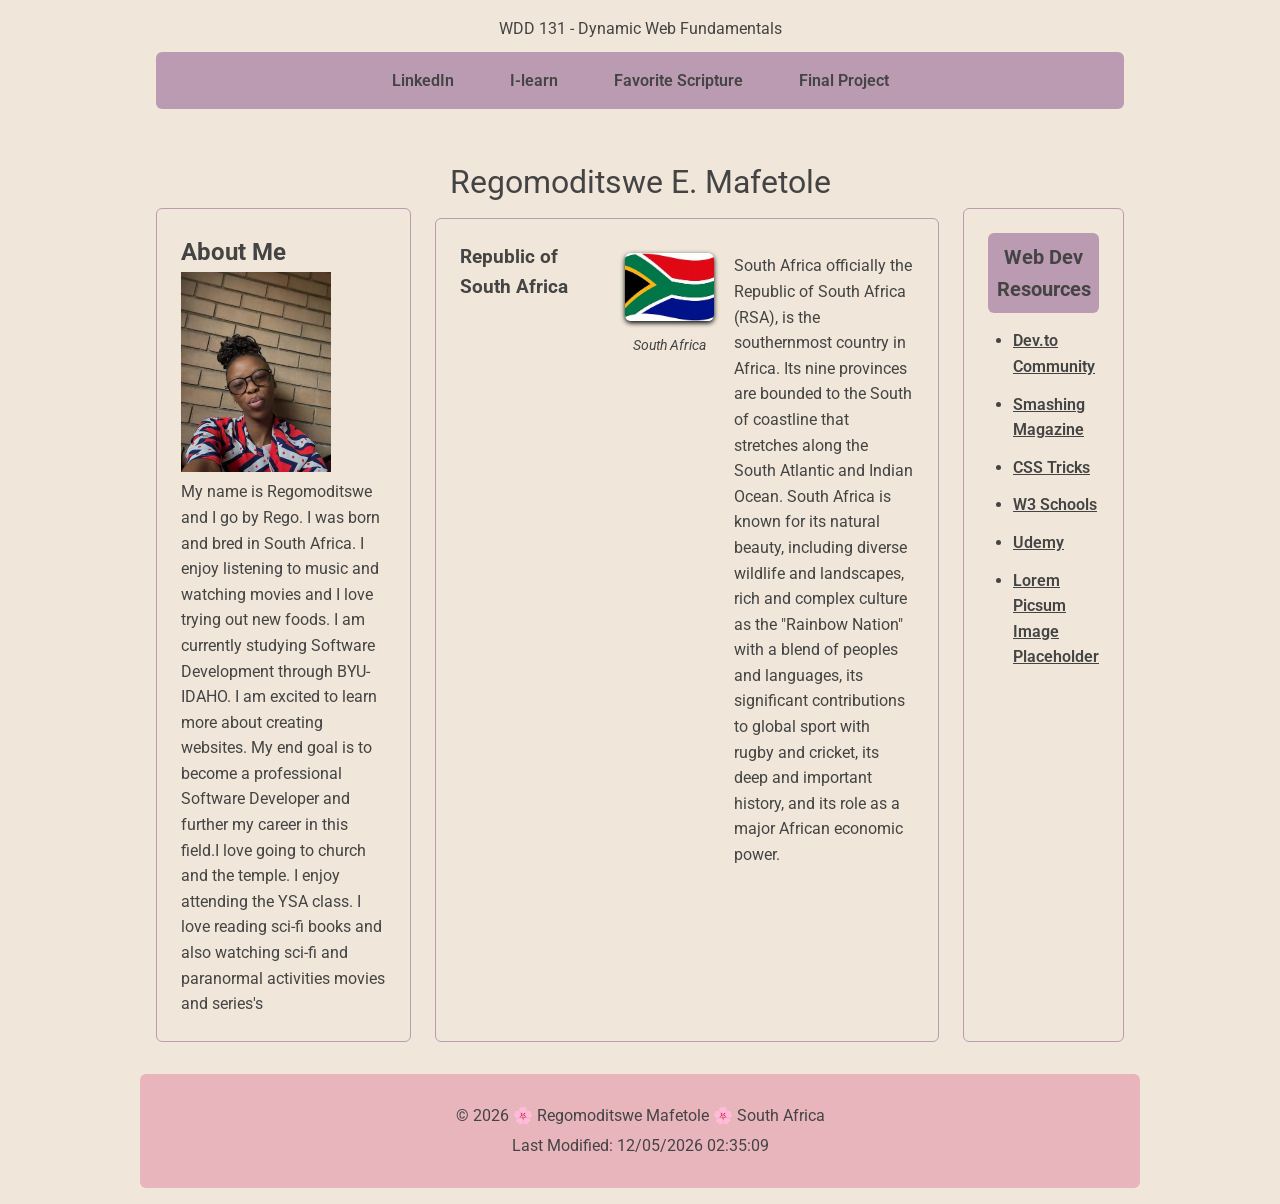
<file: index.html>
<!DOCTYPE html>
<html lang="en">

<head>
    <meta charset="UTF-8">
    <meta name="viewport" content="width=device-width, initial-scale=1.0">
    <title>WDD 131 - Dynamic Web Fundamentals - Regomoditswe Mafetole</title>
    <meta name="description" content="WDD 131 - Dynamic Web Fundamentals - Regomoditswe Elizabeth Mafetole. WDD 131 Home Page">
    <meta name="author" content="Regomoditswe Elizabeth Mafetole">
    <link rel="stylesheet" href="styles/base.css">
    <script src="scripts/getdates.js" defer></script>
    <link rel="preconnect" href="https://fonts.googleapis.com">
    <link rel="preconnect" href="https://fonts.gstatic.com" crossorigin>
    <link href="https://fonts.googleapis.com/css2?family=Roboto:ital,wght@0,100..900;1,100..900&display=swap"
        rel="stylesheet">
</head>

<body>
    <header>
        <span id="course-title">WDD 131 - Dynamic Web Fundamentals</span>
        <nav>
            <a href="https://www.linkedin.com/in/regomoditswe-mafetole-578432367">LinkedIn</a>
            <a href="https://byupw.instructure.com/">I-learn</a>
            <a href=https://www.churchofjesuschrist.org/study/scriptures/ot/isa/41?langeng&idp10-p13#p10> Favorite Scripture</a>
            <a href="finalproject">Final Project</a>
        </nav>
    </header>

    <main>
        <h1>Regomoditswe E. Mafetole</h1>
            <div class="main-grid">
                <section class="card Abou">
                    <h2>About Me</h2>
                <div class="About-box">
                        <img src="images/mypicture.webp" alt="A picture of myself" width="150">
                        <p>My name is Regomoditswe and I go by Rego. I was born and bred in South Africa. I enjoy listening to music
                            and
                            watching movies and I love trying out new foods. I am currently studying Software Development through
                            BYU-IDAHO. I am
                            excited to learn more about creating websites. My end goal is to become a professional Software
                            Developer and further my career in this field.I love going to church and the temple. I enjoy attending
                            the YSA
                            class. I love reading sci-fi books and also watching sci-fi and paranormal activities movies and
                            series's</p>
                </div>
                </section>
                    
                        <section class="card country">
                        <h3>Republic of South Africa</h3>
                            <div class="country">
                                <figure>
                                    <img src="images/countryflag.jpeg" alt="A picture of my country flag" width=150>
                                    <figcaption>South Africa</figcaption>
                                </figure>
                                    <p>South Africa officially the Republic of South Africa (RSA), is the southernmost country in Africa. Its
                                    nine
                                    provinces are bounded to
                                    the South of coastline that stretches along the South Atlantic and Indian Ocean. South
                                    Africa is known for its
                                    natural beauty, including diverse wildlife and landscapes, rich and complex culture as the "Rainbow
                                    Nation"
                                    with a blend of peoples and
                                    languages, its significant contributions to global sport with rugby and cricket, its deep and important
                                    history, and its role as a major
                                    African economic power.</p>
                            </div>
                        </section>
                        
                <section class="card Resources">
                    <h2>Web Dev Resources</h2>
                    <ul>
                        <li><a href="devtocommunity">Dev.to Community</a></li>
                        <li><a href="smashingmagazine">Smashing Magazine</a></li>
                        <li><a href="csstricks">CSS Tricks</a></li>
                        <li><a href="w3schools">W3 Schools</a></li>
                        <li><a href="udemy">Udemy</a></li>
                        <li><a href="lore">Lorem Picsum Image Placeholder</a></li>
                    </ul>
                </section>
            </div>
    </main>
    <footer>
        <p>&copy;  <span id="currentyear"></span> 🌸 Regomoditswe Mafetole 🌸 South Africa </p>
        <p id="lastModified"></p>
    </footer>
</body>

</html>
</file>
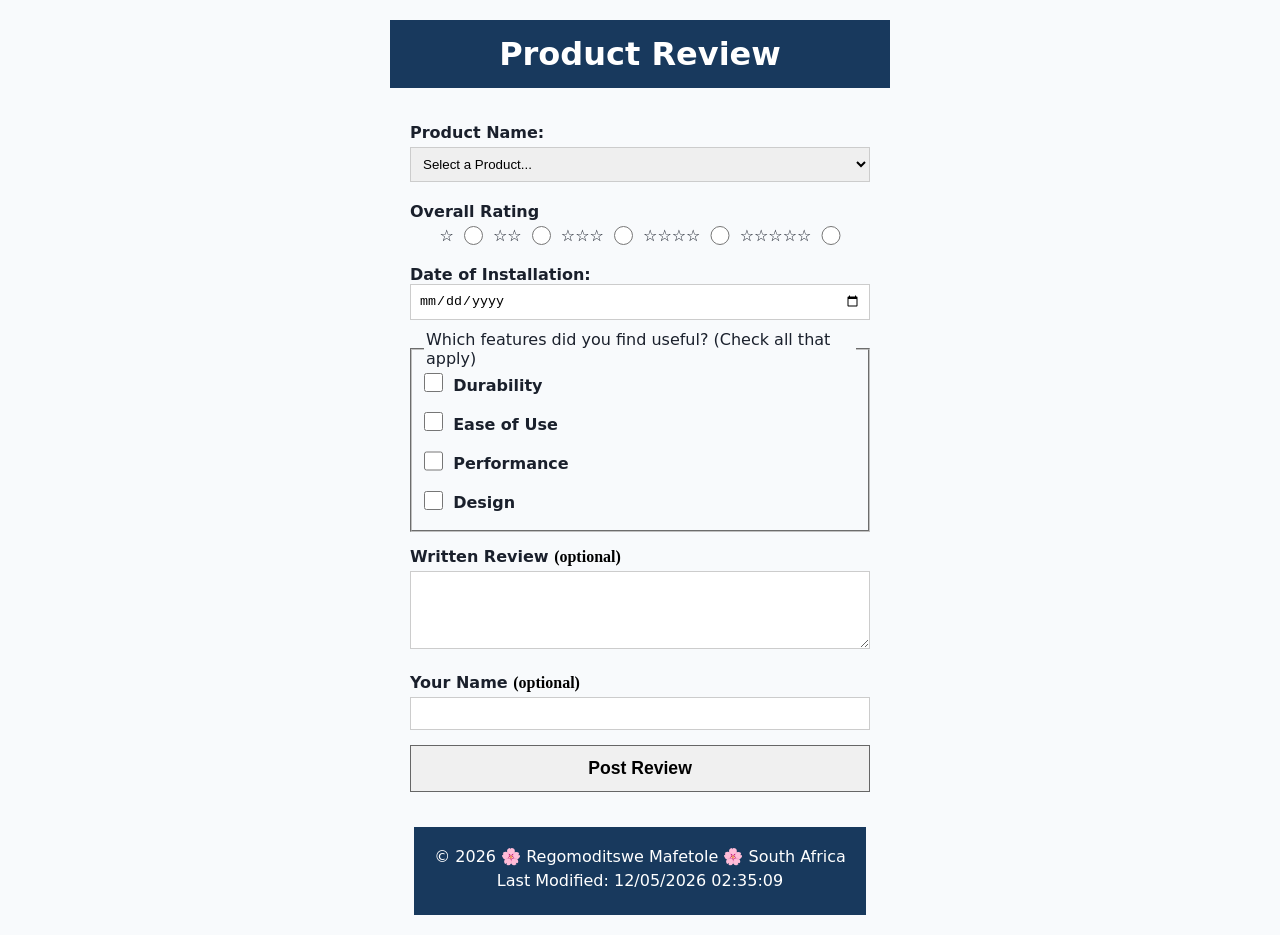
<file: form.html>
<!DOCTYPE html>
<html lang="en">
<head>
    <meta charset="UTF-8">
    <meta name="viewport" content="width=device-width, initial-scale=1.0">
    <title>Product Review</title>
    <meta name="description"
        content="WDD 131 - Dynamic Web Fundamentals - Regomoditswe Elizabeth Mafetole form project.">
    <meta name="author" content="Regomoditswe Elizabeth Mafetole">
    <link rel="stylesheet" href="styles/form.css">
    <link rel="stylesheet" href="styles/form-large.css">
    <script src="scripts/form.js" defer></script>
</head>
<body>

    <main>
        <div class="product-review">
            <header>
                <h1>Product Review</h1>
            </header>
                <form id="reviewForm" method="get" action="review.html">

                    <label for="product-name">Product Name: </label>
                    <select name="productName" id="product-name" required>
                        <option value="" disabled selected>Select a Product...</option>
                        <option value="fc-1888">Flux Capacitor</option>
                        <option value="fc-2050">Power Laces</option>
                        <option value="fs-1987">Time Circuits</option>
                        <option value="ac-2000">Low Voltage Reactor</option>
                        <option value="jj-1969">Warp Equalizer</option>

                    </select>

                        <label> Overall Rating </label>

                        <div class="ratings container">
                            <div class="ratings">
                                <label for="rating1">&star;</label>
                                <input type="radio" name="rating" id="rating1" value="1" required>
                            </div>

                            <div class="ratings">
                                <label for="rating2">&star;&star;</label>
                                <input type="radio" name="rating" id="rating2" value="2" required>
                            </div>

                            <div class="ratings">
                                <label for="rating3">&star;&star;&star;</label>
                                <input type="radio" name="rating" id="rating3" value="3" required>
                            </div>
                            
                            <div class="ratings">
                                <label for="rating4">&star;&star;&star;&star;</label>
                                <input type="radio" name="rating" id="rating4" value="4" required>
                            </div>

                            <div class="ratings">
                                <label for="rating5">&star;&star;&star;&star;&star;</label>
                                <input type="radio" name="rating" id="rating5" value="5" required>
                            </div>
                        </div>
                    
                    <div>
                        <label for="install-date">Date of Installation: 
                            <input type="date" id="install-date" name="installDate" required>
                        </label>
                    </div>

                    <fieldset>
                        <legend>Which features did you find useful? (Check all that apply)</legend>
                        <div class="check-box">
                            <input type="checkbox" id="feature1" name="feature" value="durability">
                            <label for="feature1">Durability</label>
                        </div>
                            

                        <div class="check-box">
                            <input type="checkbox" id="feature2" name="feature" value="ease">
                            <label for="feature2">Ease of Use</label>
                        </div>

                        <div class="check-box">
                            <input type="checkbox" id="feature3" name="feature" value="performance">
                            <label for="feature3">Performance</label>
                        </div>

                        <div class="check-box">
                            <input type="checkbox" id="feature4" name="feature" value="design">
                            <label for="feature4">Design</label>
                        </div>
                    </fieldset>

                    <label for="review">Written Review <span class="required">(optional)</span></label>
                    <textarea name="review" id="review" rows="4"></textarea>

                    <label for="username">Your Name <span class="required">(optional)</span></label>
                    <input type="text" id="username" name="username">

                    <input type="submit" value="Post Review" class="submit-btn">
                </form>
            
        </div>
    </main>

    <footer>
        <p>&copy; <span id="currentyear"></span> 🌸 Regomoditswe Mafetole 🌸 South Africa </p>
        <p id="lastModified"></p>
    </footer>
</body>
</html>
</file>
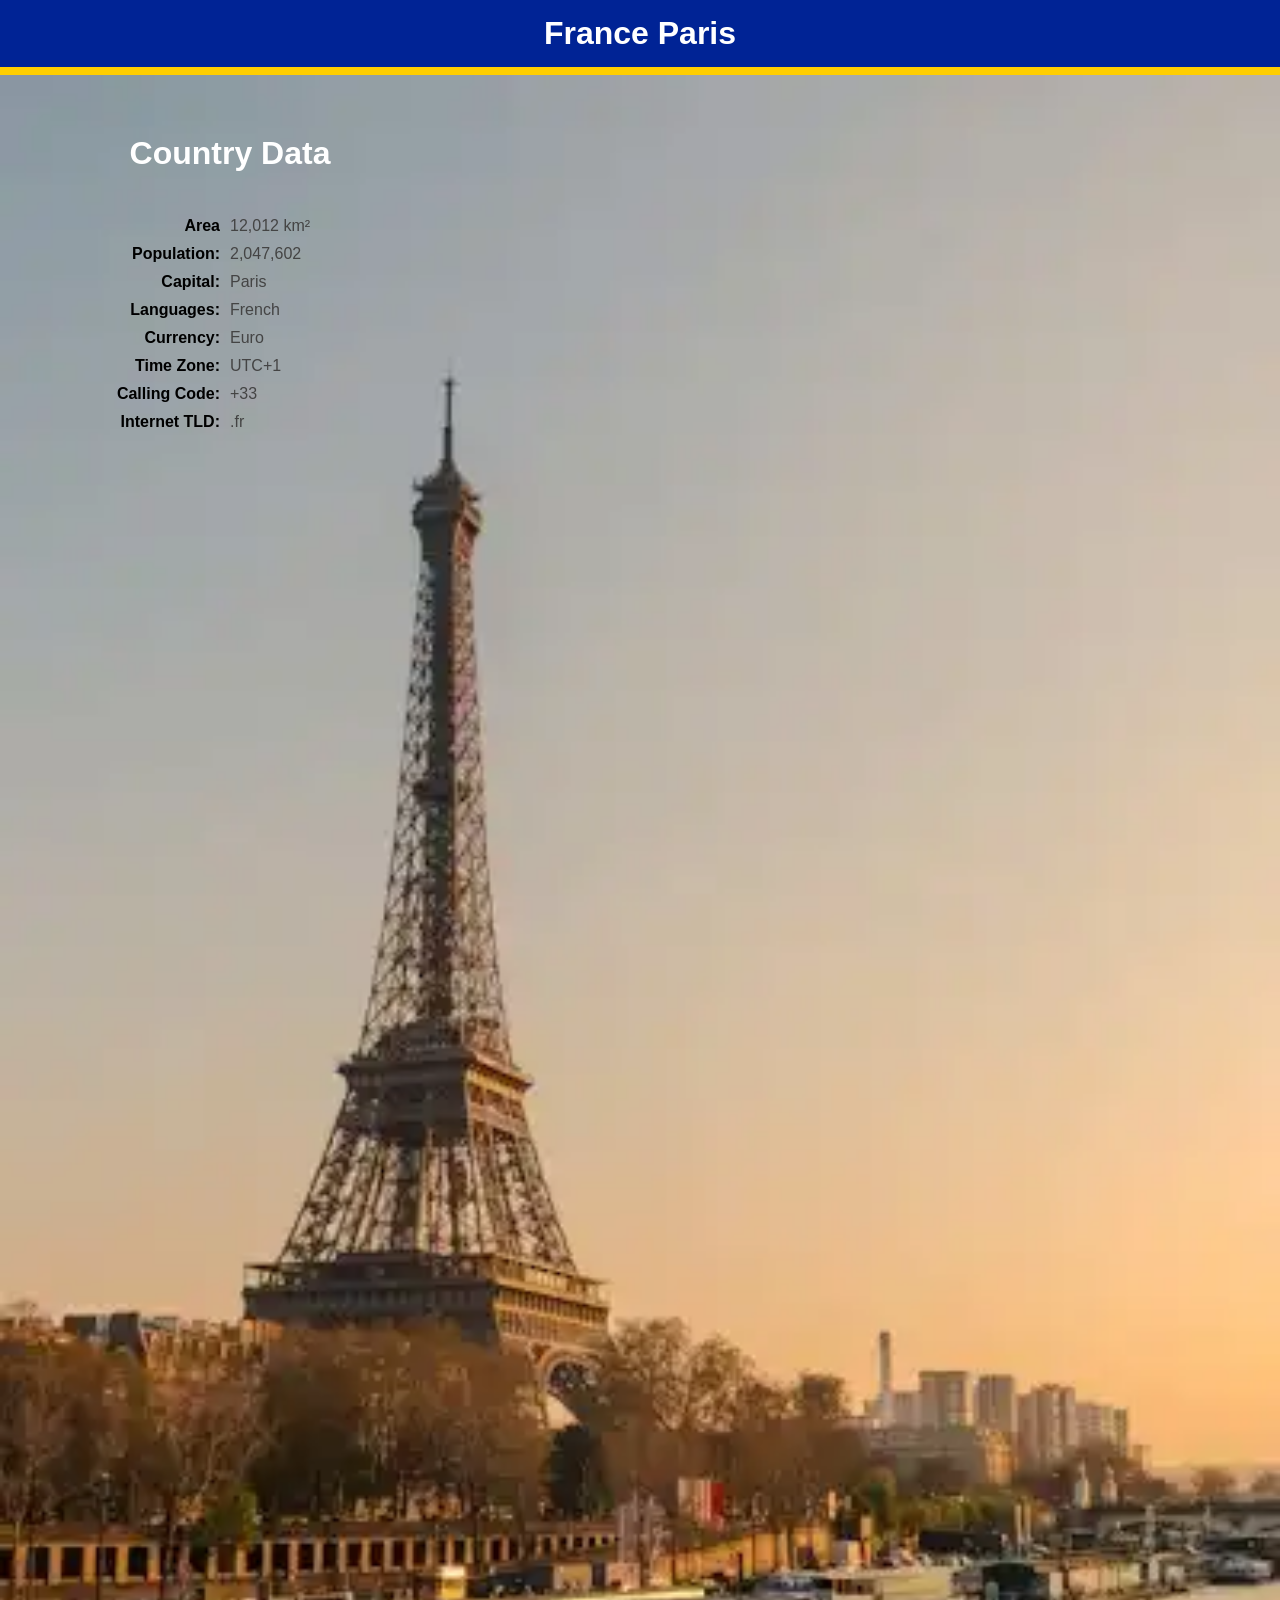
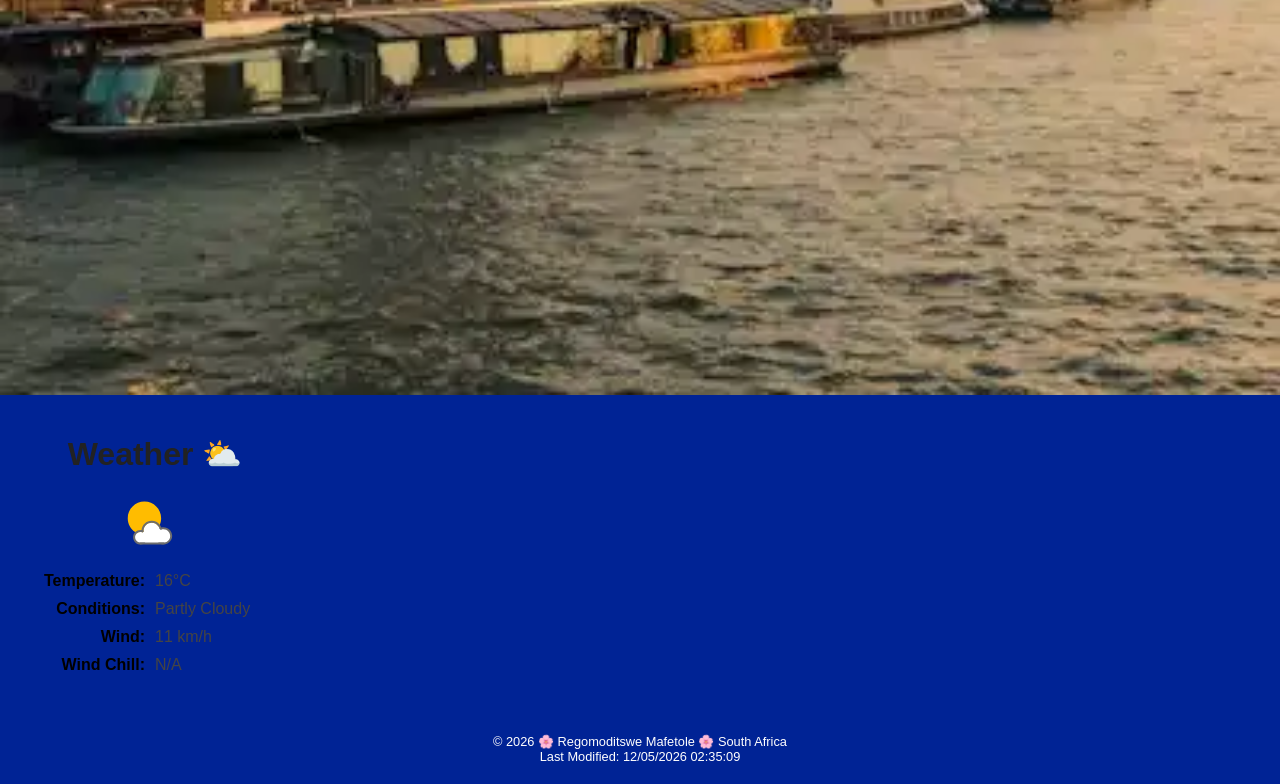
<file: place.html>
<!DOCTYPE html>
<html lang="en">
<head>
    <meta charset="UTF-8">
    <meta name="viewport" content="width=device-width, initial-scale=1.0">
    <title>The Eiffel Tower</title>
    <meta name="description" content="WDD 131 - Dynamic Web Fundamentals - Regomoditswe Elizabeth Mafetole. WDD 131 Place page.">
    <meta name="author" content="Regomoditswe Elizabeth Mafetole">
    <link rel="preconnect" href="https://fonts.googleapis.com">
    <link rel="preconnect" href="https://fonts.gstatic.com" crossorigin>
    <link href="https://fonts.googleapis.com/css2?family=Roboto:ital,wght@0,100..900;1,100..900&display=swap"
        rel="stylesheet">
    <link rel="stylesheet" href="styles/place.css">
    <link rel="stylesheet" href="styles/place-large.css">
    <script src="scripts/place.js" defer></script>
</head>
<body>
    <header class="main-header">
        <h1>France Paris</h1>
    </header>
    <main class="content-wrapper">
        <div class="hero-image">
            <picture>
                <source srcset="images/place-hero-large.webp" media="(min-height: 600px)">
                <source srcset="images/place-hero-medium.webp" media="(min-height: 400px)">
                <img src="images/place-hero-small.webp" alt="This is a picture of a place I wish to visit someday" width="400" height="200" fetchpriority="high">
            </picture>
        </div>

        <section class="country-data">
            <h2 class="country-title">Country Data</h2>
            <div class="country-body">
                 <strong>Area</strong>  
                 <span>12,012 km²</span>
                 <strong>Population:</strong>
                 <span>2,047,602</span>
                 <strong>Capital:</strong>
                 <span>Paris</span> 
                 <strong>Languages:</strong>
                 <span>French</span> 
                 <strong>Currency:</strong>
                 <span>Euro</span>
                 <strong>Time Zone:</strong>
                 <span>UTC+1</span>
                 <strong>Calling Code:</strong>
                 <span>+33</span>
                 <strong>Internet TLD:</strong>
                 <span>.fr</span>
           </div>
        </section>

        <section class="weather">
            <h2 class="weather-title">Weather ⛅</h2>
            <img src="images/weather-svgrepo-com.svg" alt="" width="50" height="50">
            <div class="weather-body">
                <strong>Temperature:</strong>
                <span>16°C</span>
                <strong>Conditions:</strong>
                <span>Partly Cloudy</span>
                <strong>Wind:</strong>
                <span>11 km/h</span>
                <strong>Wind Chill:</strong>
                <span>N/A</span>
            </div>
        </section>

        <footer>
            <p>&copy; <span id="currentyear"></span> 🌸 Regomoditswe Mafetole 🌸 South Africa </p>
            <p id="lastModified"></p>
        </footer>
    </main>
</body>
</html>
</file>
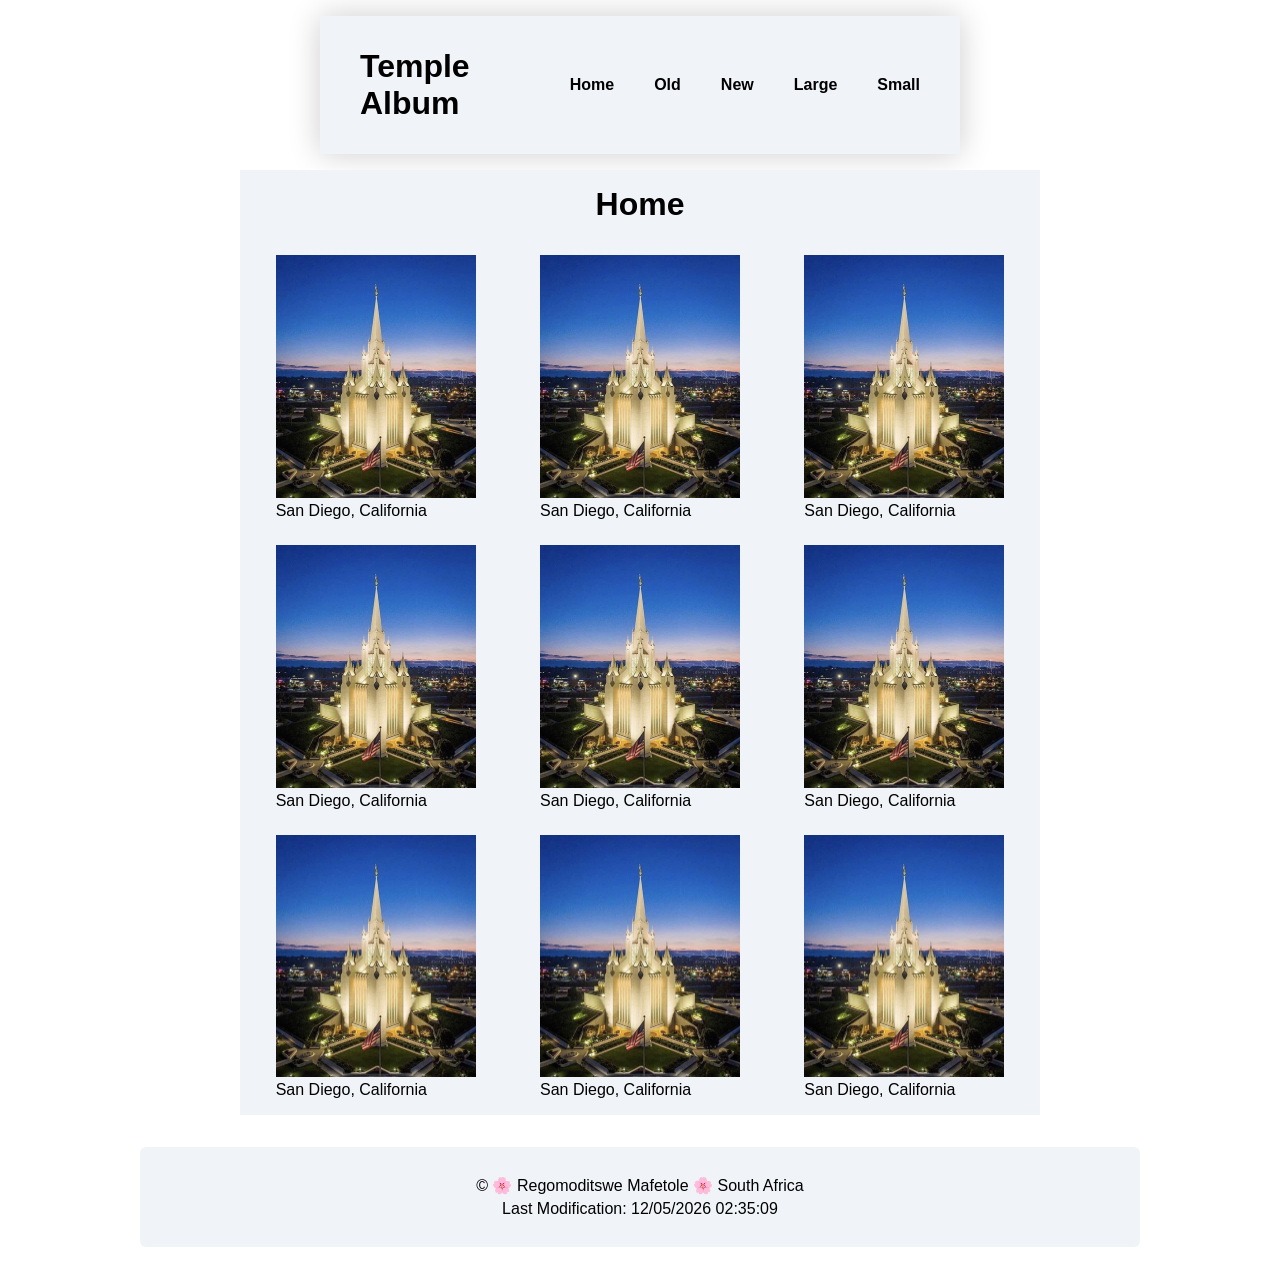
<file: temples.html>
<!DOCTYPE html>
<html lang="en">
<head>
    <meta charset="UTF-8">
    <meta name="viewport" content="width=device-width, initial-scale=1.0">
    <title>Temple Album</title>
    <meta name="description"
        content="WDD 131 - Dynamic Web Fundamentals - Regomoditswe Elizabeth Mafetole. WDD 131 Temple Album page.">
    <meta name="author" content="Regomoditswe Elizabeth Mafetole">
    <link rel="preconnect" href="https://fonts.googleapis.com">
    <link rel="preconnect" href="https://fonts.gstatic.com" crossorigin>
    <link href="https://fonts.googleapis.com/css2?family=Roboto:ital,wght@0,100..900;1,100..900&display=swap"
        rel="stylesheet">
    <link rel="stylesheet" href="styles/temples.css">
    <link rel="stylesheet" href="styles/temples-large.css">
    <script src="scripts/temples.js" defer></script>
</head>
<body>
  
    <header>
        <div class="top-bar">
        <span class="site-name">Temple Album</span>
        <button id="menu" type="button" aria-label="Menu">&#9776;</button>
        </div>
        <nav>
            <ul class="navigation">
                <li><a href="home" class="active">Home</a></li>
                <li><a href="old">Old</a></li>
                <li><a href="new">New</a></li>
                <li><a href="large">Large</a></li>
                <li><a href="small">Small</a></li>
            </ul>
        </nav>
    </header>
    <main>
        <h1>Home</h1>
        <div>
            <div class="container">
                <figure>
                <img src="images/temple_image.jpg" alt="image of the san diego, california temple" width="200">
                <figcaption>San Diego, California</figcaption>
                </figure>

                <figure>
                    <img src="images/temple_image.jpg" alt="image of the san diego, california  temple" width="200">
                    <figcaption>San Diego, California</figcaption>
                </figure>

                <figure>
                    <img src="images/temple_image.jpg" alt="image of the san diego, california temple" width="200">
                    <figcaption>San Diego, California</figcaption>
                </figure>

                <figure>
                    <img src="images/temple_image.jpg" alt="image of the san diego, california temple" width="200">
                    <figcaption>San Diego, California</figcaption>
                </figure>

                <figure>
                    <img src="images/temple_image.jpg" alt="image of the san diego, california temple" width="200">
                    <figcaption>San Diego, California</figcaption>
                </figure>

                <figure>
                    <img src="images/temple_image.jpg" alt="image of the san diego, california temple" width="200">
                    <figcaption>San Diego, California</figcaption>
                </figure>

                <figure>
                    <img src="images/temple_image.jpg" alt="image of the san diego, california temple" width="200">
                    <figcaption>San Diego, California</figcaption>
                </figure>

                <figure>
                    <img src="images/temple_image.jpg" alt="image of the san diego, california temple" width="200">
                    <figcaption>San Diego, California</figcaption>
                </figure>

                <figure>
                    <img src="images/temple_image.jpg" alt="image of the san diego, california temple" width="200">
                    <figcaption>San Diego, California</figcaption>
                </figure>
            </div>
        </div>
    </main>
    <footer>
        <p>&copy; <span id="currentyear"></span> 🌸 Regomoditswe Mafetole 🌸 South Africa </p>
        <p id="lastModified"></p>
    </footer>

</body>
</html>
</file>
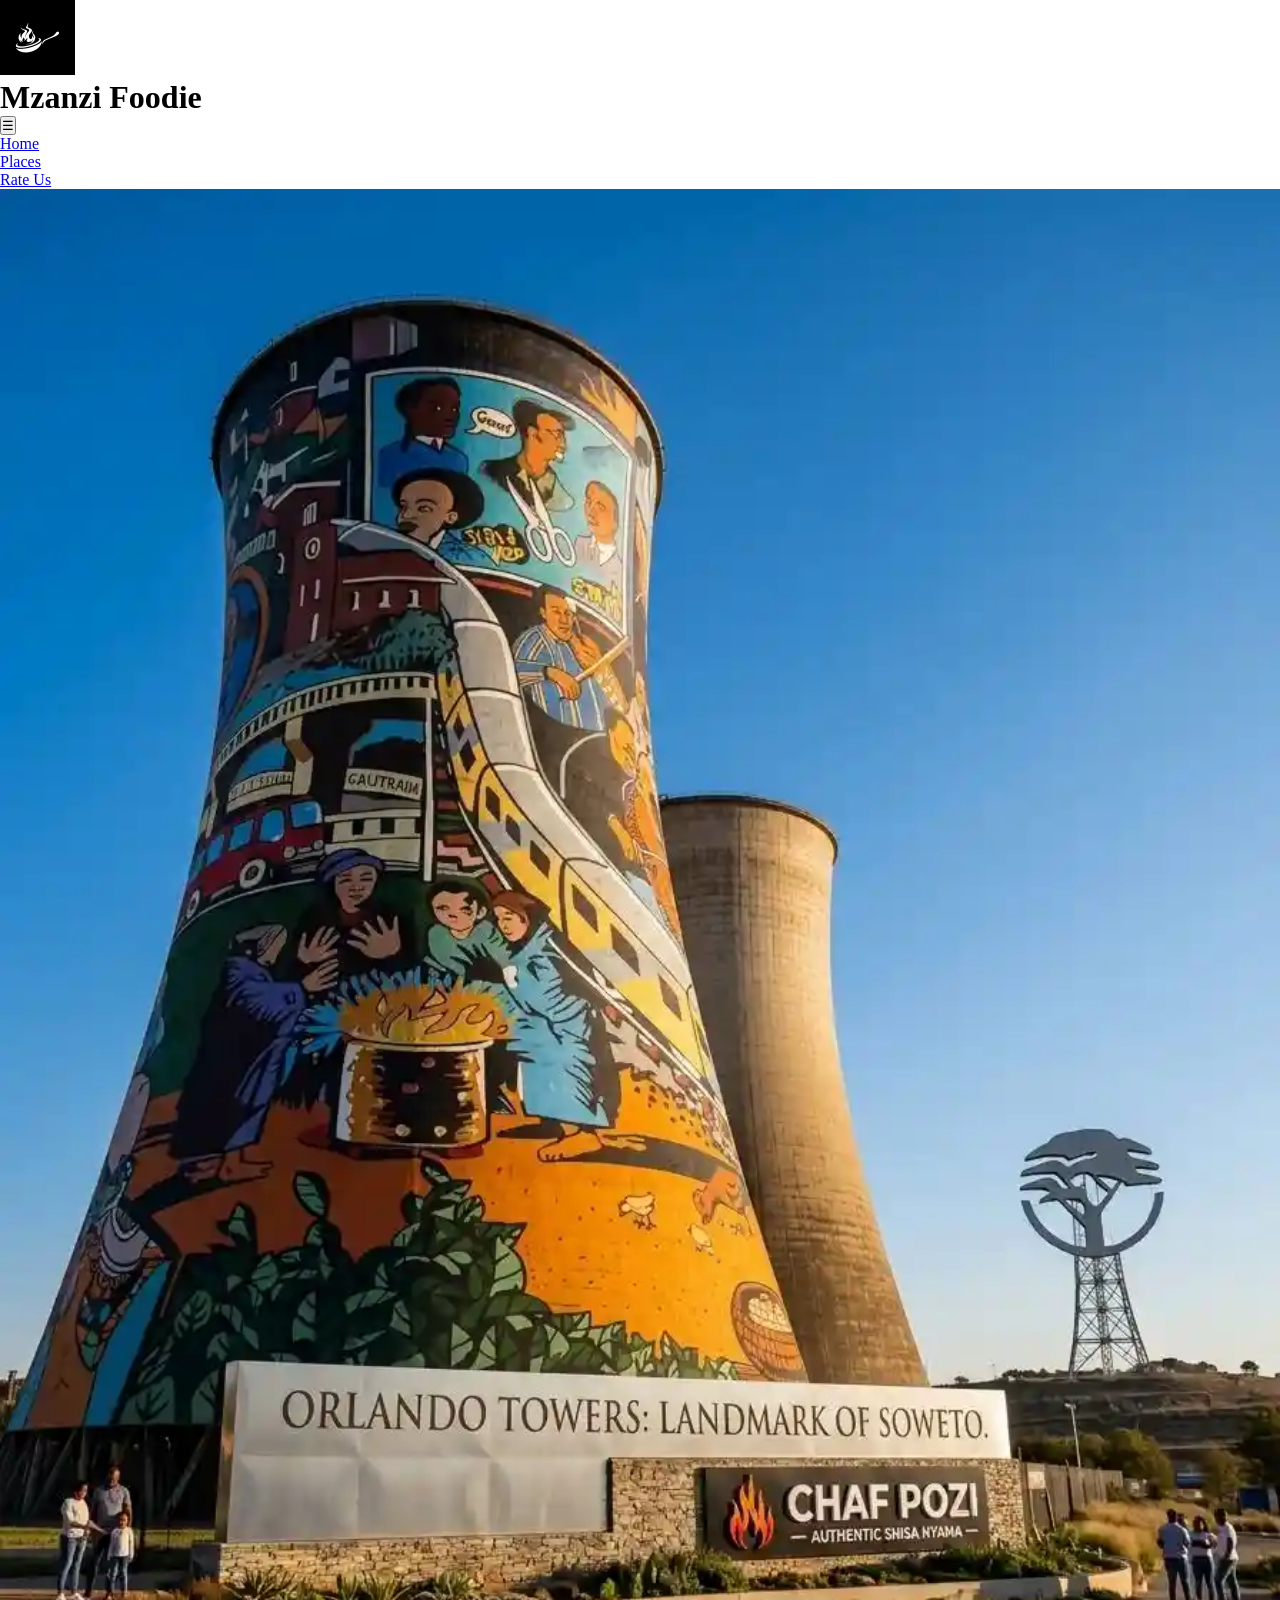
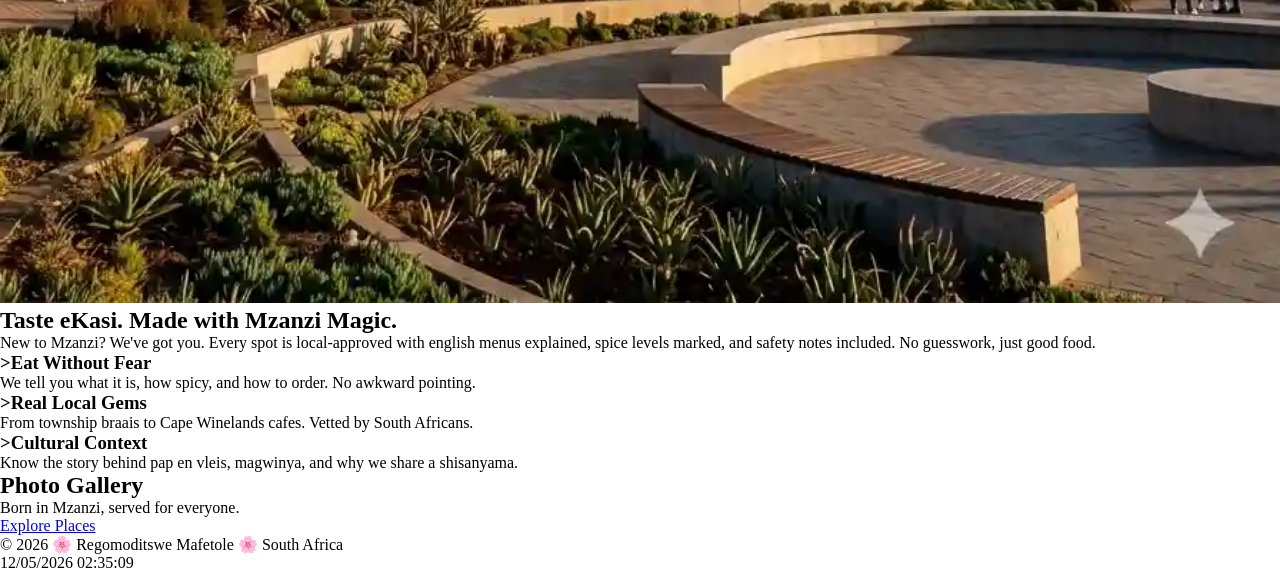
<file: project/project.html>
<!DOCTYPE html>
<html lang="en">

<head>
    <meta charset="UTF-8">
    <meta name="viewport" content="width=device-width, initial-scale=1.0">
    <title>Mzanzi Foodie</title>
    <meta name="description"
        content="WDD 131 - Dynamic Web Fundamentals - Regomoditswe Elizabeth Mafetole. Mzansi Street Food project.">
    <meta name="author" content="Regomoditswe Elizabeth Mafetole">
    <link rel="preconnect" href="https://fonts.googleapis.com">
    <link rel="preconnect" href="https://fonts.gstatic.com" crossorigin>
    <link href="https://fonts.googleapis.com/css2?family=Roboto:ital,wght@0,100..900;1,100..900&display=swap"
        rel="stylesheet">
    <link rel="stylesheet" href="project.css">
    <link rel="stylesheet" href="project-large.css">
    <script src="project.js" defer></script>
</head>

<body>

    <header>
        <div class="top-bar">
            <img src="mzanzi-logo.jpeg" alt="" width="75" height="75">
            <span class="site-name">
                <h1>Mzanzi Foodie</h1>
            </span>
            <button id="menu" type="button" aria-label="Menu">&#9776;</button>
        </div>
        <nav>
            <ul class="navigation">
                <li><a href="home" class="active">Home</a></li>
                <li><a href="explore-places.html">Places</a></li>
                <li><a href="rate-us.html">Rate Us</a></li>
            </ul>
        </nav>
    </header>

    <main>
        <div class="hero-image">
            <img src="mzanzi-hero.webp" alt="This is an image representing mzanzi" loading="lazy">
        </div>

        <section class="intro">
            <h2>Taste eKasi. Made with Mzanzi Magic.</h2>
            <p>New to Mzanzi? We've got you. Every spot is local-approved with english menus explained,
                spice levels marked, and safety notes included. No guesswork, just good food.
            </p>

            <h3>>Eat Without Fear</h3>
            <p>We tell you what it is, how spicy, and how to order. No awkward pointing.</p>

            <h3>>Real Local Gems</h3>
            <p>From township braais to Cape Winelands cafes. Vetted by South Africans.</p>

            <h3>>Cultural Context</h3>
            <p>Know the story behind pap en vleis, magwinya, and why we share a shisanyama.</p>
        </section>

        <section class="link">
            <h2>Photo Gallery</h2>
            <p>Born in Mzanzi, served for everyone.</p>
            
            <a href="explore-places.html" class="button">Explore Places</a>
        </section>

    </main>

    <footer>
        <p>&copy; <span id="currentyear"></span> 🌸 Regomoditswe Mafetole 🌸 South Africa </p>
        <p id="lastModified"></p>
    </footer>
</body>
</html>
</file>
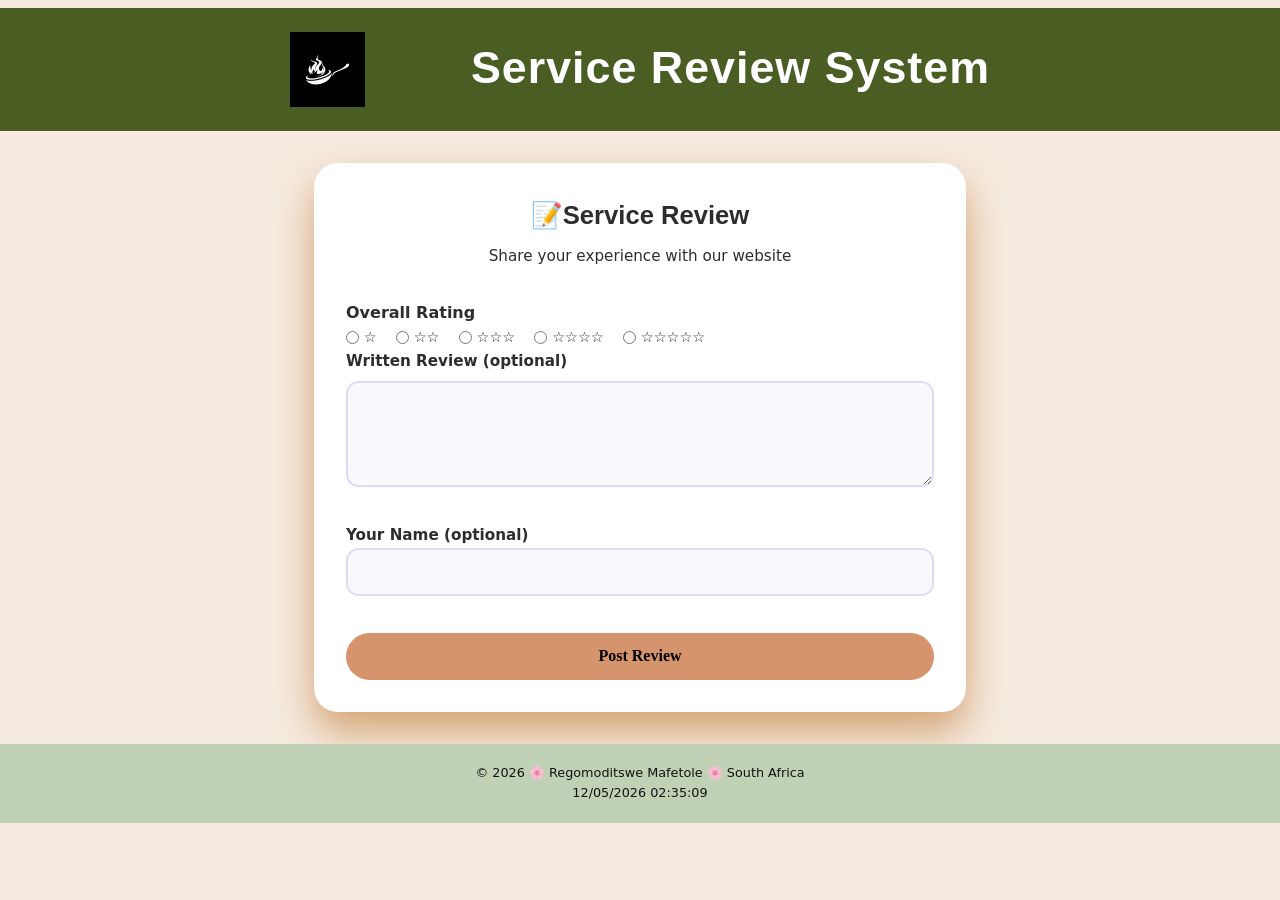
<file: project/rate-us.html>
<!DOCTYPE html>
<html lang="en">

<head>
    <meta charset="UTF-8">
    <meta name="viewport" content="width=device-width, initial-scale=1.0">
    <title>Rate Us</title>
    <meta name="description"
        content="WDD 131 - Dynamic Web Fundamentals - Regomoditswe Elizabeth Mafetole. Mzansi Street Food project.">
    <meta name="author" content="Regomoditswe Elizabeth Mafetole">
    <link rel="preconnect" href="https://fonts.googleapis.com">
    <link rel="preconnect" href="https://fonts.gstatic.com" crossorigin>
    <link href="https://fonts.googleapis.com/css2?family=Roboto:ital,wght@0,100..900;1,100..900&display=swap"
        rel="stylesheet">
    <link rel="stylesheet" href="rate.css">
</head>
<body">

    <header>
        <div class="header-container">
            <img src="mzanzi-logo.jpeg" alt="" width="75" height="75">
            <span class="site-name">
            <h1 class="header-title">Service Review System</h1>
        </div>
    </header>

    <main class="container">

        <div class="form-card">
            <h2>📝Service Review</h2>
            <p class="subtitle">Share your experience with our website</p>
            
            <form id="reviewForm" method="get" action="review.html" onsubmit="return validateForm(event)">

                <b>Overall Rating</b>

                <div class="rating-simple">
                    <div class="rating-item">
                        <input type="radio" name="rating" id="rating1" value="1" required>
                        <label for="rating1">&star;</label>
                        </div>

                        <div class="rating-item">
                            <input type="radio" name="rating" id="rating2" value="2" required>
                            <label for="rating2">&star;&star;</label>
                        </div>

                        <div class="rating-item">
                            <input type="radio" name="rating" id="rating3" value="3" required>
                            <label for="rating3">&star;&star;&star;</label>
                        </div>

                        <div class="rating-item">
                            <input type="radio" name="rating" id="rating4" value="4" required>
                            <label for="rating4">&star;&star;&star;&star;</label>
                        </div>

                        <div class="rating-item">
                            <input type="radio" name="rating" id="rating5" value="5" required>
                            <label for="rating5">&star;&star;&star;&star;&star;</label>
                        </div>
                    </div>

                    <div class="form-group">
                        <label for="review">Written Review <span class="required">(optional)</span></label>
                        <textarea name="review" id="review" rows="4"></textarea>
                    </div>

                    <div class="form-group">
                    <label for="username">Your Name <span class="required">(optional)</span>
                        <input type="text" id="username" name="name" autocomplete="name">
                    </label>
                    </div>

                    <input type="submit" value="Post Review" class="submit-btn">
                </form>
            </div>
    </main>

    <footer>
        <p>&copy; <span id="currentyear"></span> 🌸 Regomoditswe Mafetole 🌸 South Africa </p>
        <p id="lastModified"></p>
    </footer>
    <script src="project.js" defer></script>
    </body>

</html>
</file>
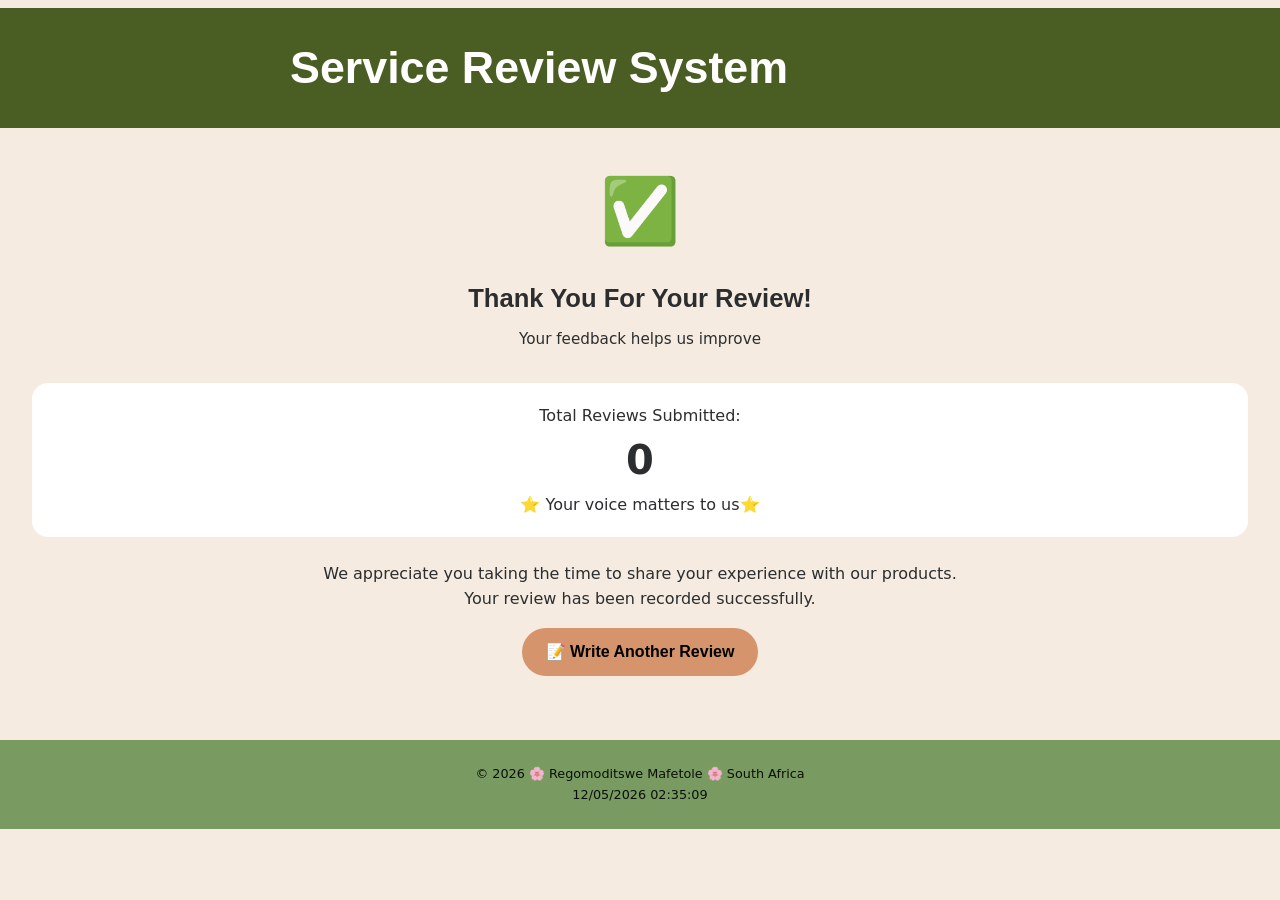
<file: project/review.html>
<!DOCTYPE html>
<html lang="en">
<head>
    <meta charset="UTF-8">
    <meta name="viewport" content="width=device-width, initial-scale=1.0">
    <title>Review Submitted</title>
    <meta name="description"
        content="WDD 131 - Dynamic Web Fundamentals - Regomoditswe Elizabeth Mafetole. Mzansi Street Food project.">
    <meta name="author" content="Regomoditswe Elizabeth Mafetole">
    <link rel="preconnect" href="https://fonts.googleapis.com">
    <link rel="preconnect" href="https://fonts.gstatic.com" crossorigin>
    <link href="https://fonts.googleapis.com/css2?family=Roboto:ital,wght@0,100..900;1,100..900&display=swap"
        rel="stylesheet">
    <link rel="stylesheet" href="rate.css">
    <link rel="stylesheet" href="review.css">
</head>
<body>

    <header>
        <div class="header-container">
            <h1>Service Review System</h1>
        </div>
    </header>

    <main >
        <div class="review-card">
            <div class="success-icon">✅</div>
            <h2>Thank You For Your Review!</h2>
            <p class="subtitle">Your feedback helps us improve</p>

            <div class="review-stats">
                <p>Total Reviews Submitted:</span></p>
                <div class="counter" id="reviewCount">0</div>
                <p>⭐ Your voice matters to us⭐</p>
            </div>

            <p>We appreciate you taking the time to share your experience with our products.</p>
            <p>Your review has been recorded successfully.</p>
            <a href="rate-us.html" class="btn-back">📝 Write Another Review</a>
        </div>
    </main>

    <footer>
        <p>&copy; <span id="currentyear"></span> 🌸 Regomoditswe Mafetole 🌸 South Africa </p>
        <p id="lastModified"></p>
    </footer>

    <script src="project.js" defer></script>
</body>
</html>
</file>
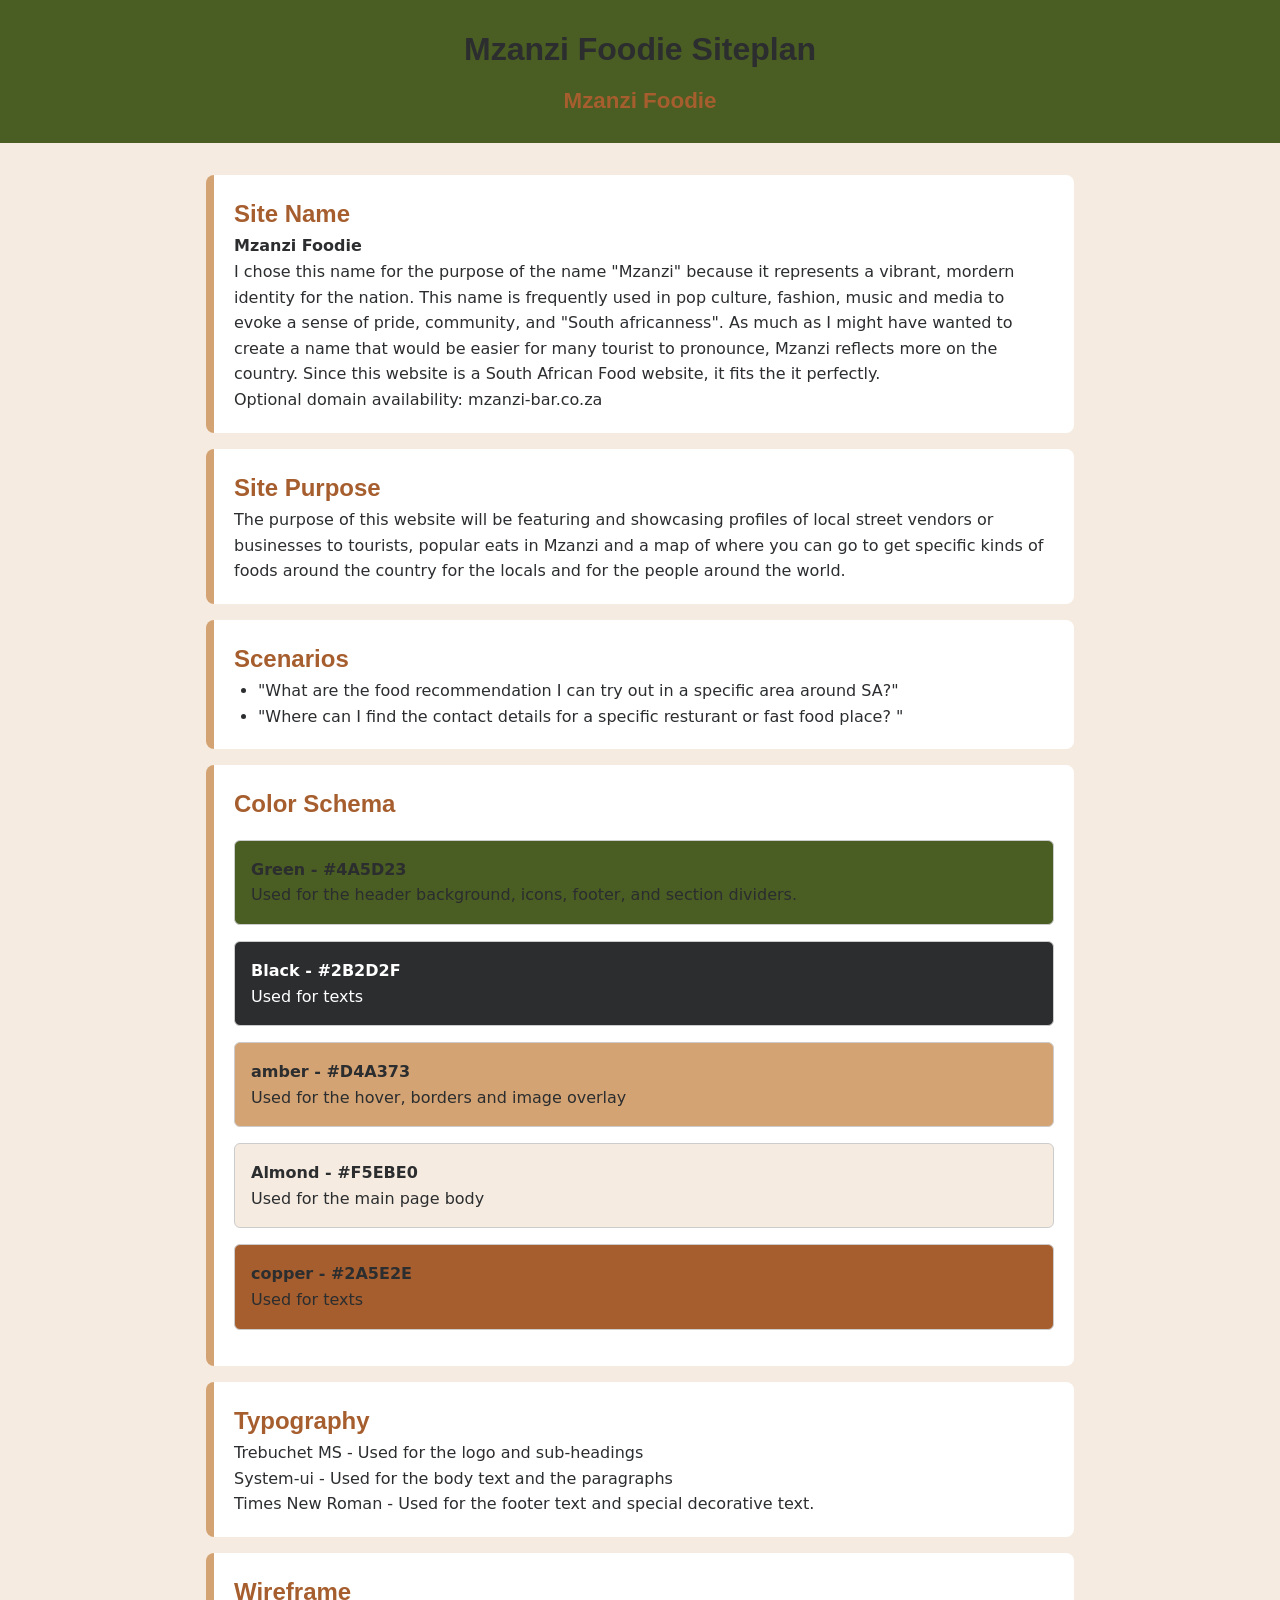
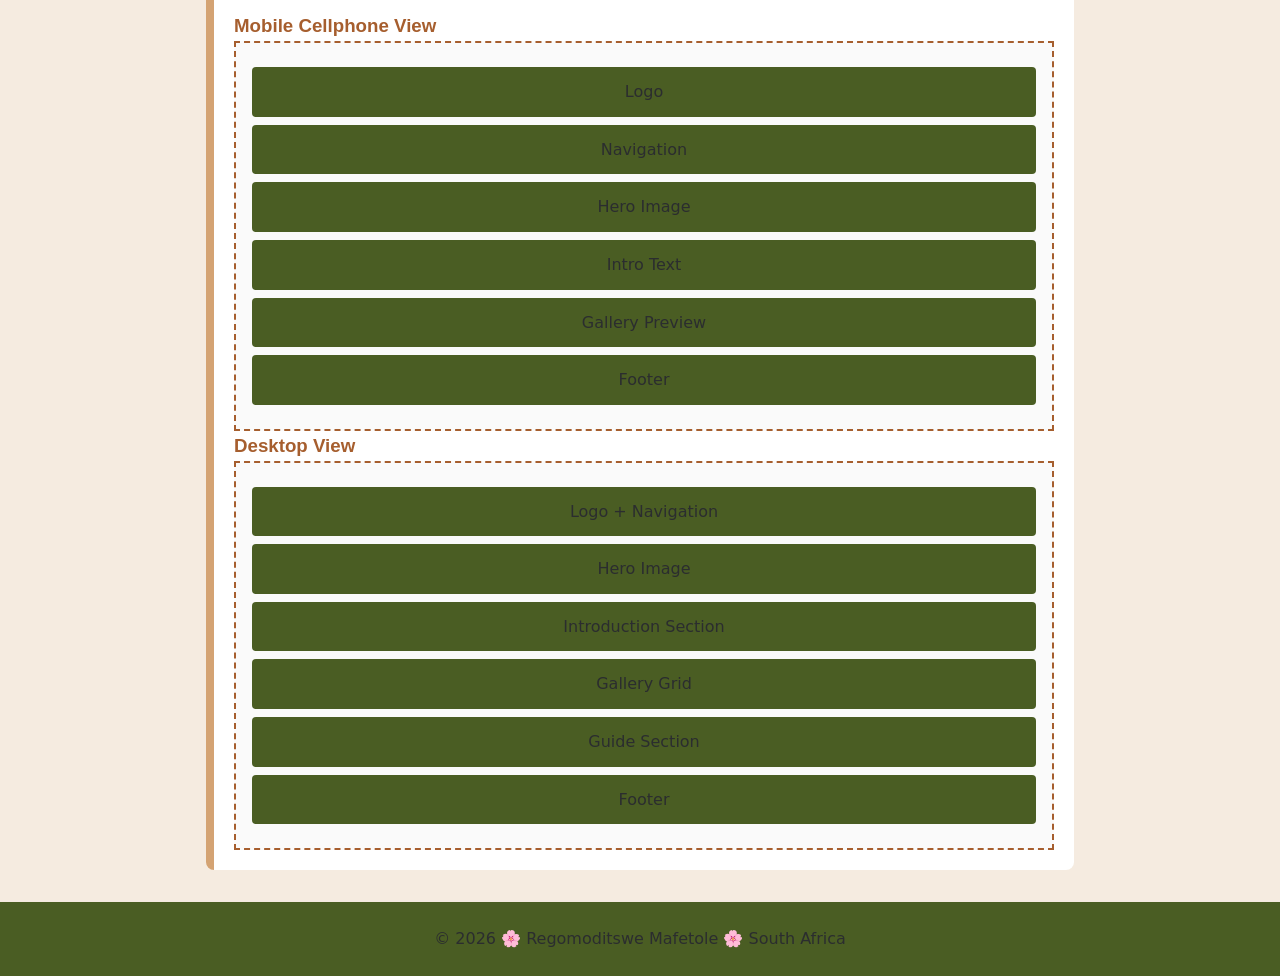
<file: project/siteplan.html>
<!DOCTYPE html>
<html lang="en">

<head>
    <meta charset="UTF-8">
    <meta name="viewport" content="width=device-width, initial-scale=1.0">
    <title>Mzansi Street Food</title>
    <meta name="description"
        content="WDD 131 - Dynamic Web Fundamentals - Regomoditswe Elizabeth Mafetole. Mzansi Street Food project.">
    <meta name="author" content="Regomoditswe Elizabeth Mafetole">
    <link rel="preconnect" href="https://fonts.googleapis.com">
    <link rel="preconnect" href="https://fonts.gstatic.com" crossorigin>
    <link href="https://fonts.googleapis.com/css2?family=Roboto:ital,wght@0,100..900;1,100..900&display=swap"
        rel="stylesheet">
    <link rel="stylesheet" href="siteplan.css">
    <link rel="stylesheet" href="siteplan-large.css">
    <script src="siteplan.js" defer></script>

</head>

<body>

    <header>
        <h1>Mzanzi Foodie Siteplan</h1>
        <p class="logo-name"><b>Mzanzi Foodie</b></p>
    </header>

    <main>
        <section>
            <h2>Site Name</h2>
            <p><b>Mzanzi Foodie</b></p>
            <p>I chose this name for the purpose of the name "Mzanzi" because it represents a vibrant, mordern identity
                for the nation. This name is frequently used
                in pop culture, fashion, music and media to evoke a sense of pride, community, and "South africanness".
                As much as I might have wanted to create a name
                that would be easier for many tourist to pronounce, Mzanzi reflects more on the country. Since this
                website is a South African Food website, it fits
                the it perfectly.
            </p>
            <p>Optional domain availability: mzanzi-bar.co.za</p>
        </section>

        <section>
            <h2>Site Purpose</h2>
            <p>The purpose of this website will be featuring and showcasing profiles of local street vendors or
                businesses to tourists,
                popular eats in Mzanzi and a map of where you can go to get specific kinds of foods around the country
                for the locals
                and for the people around the world.
            </p>
        </section>

        <section>
            <h2>Scenarios</h2>
            <ul>
                <li>"What are the food recommendation I can try out in a specific area around SA?"</li>
                <li>"Where can I find the contact details for a specific resturant or fast food place? "</li>
            </ul>
        </section>

        <section>
            <h2>Color Schema</h2>
            <div class=" color aloe-green">
                <p><b>Green - #4A5D23</b></p>
                <p>Used for the header background, icons, footer, and section dividers.</p>
            </div>

            <div class="color charcoal-black">
                <p><b>Black - #2B2D2F</b></p>
                <p>Used for texts</p>
            </div>

            <div class="color amber">
                <p><b>amber - #D4A373</b></p>
                <p>Used for the hover, borders and image overlay</p>
            </div>

            <div class="color almond">
                <p><b>Almond - #F5EBE0</b></p>
                <p>Used for the main page body</p>
            </div>

            <div class="color copper">
                <p><b>copper - #2A5E2E</b></p>
                <p>Used for texts</p>
            </div>
        </section>

        <section>
            <h2>Typography</h2>
            <p><span class="Trebuchet MS">Trebuchet MS - Used for the logo and sub-headings</span></p>
            <p><span class="system-ui">System-ui - Used for the body text and the paragraphs</span></p>
            <p><span class="Times New Roman">Times New Roman - Used for the footer text and special decorative
                    text.</span></p>
        </section>

        <section>
            <h2>Wireframe</h2>
            <h3>Mobile Cellphone View</h3>
            <div class="wireframe mobile-cellphone-view">
                <p>Logo</p>
                <p>Navigation</p>
                <p>Hero Image</p>
                <p>Intro Text</p>
                <p>Gallery Preview</p>
                <p>Footer</p>
            </div>

            <h3>Desktop View</h3>
            <div class="wireframe desktop-view">
                <p>Logo + Navigation</p>
                <p>Hero Image</p>
                <p>Introduction Section</p>
                <p>Gallery Grid</p>
                <p>Guide Section</p>
                <p>Footer</p>
            </div>
        </section>
    </main>

    <footer>
        <p>&copy; 2026 🌸 Regomoditswe Mafetole 🌸 South Africa </p>
        <p id="lastModified"></p>
    </footer>

</body>

</html>
</file>
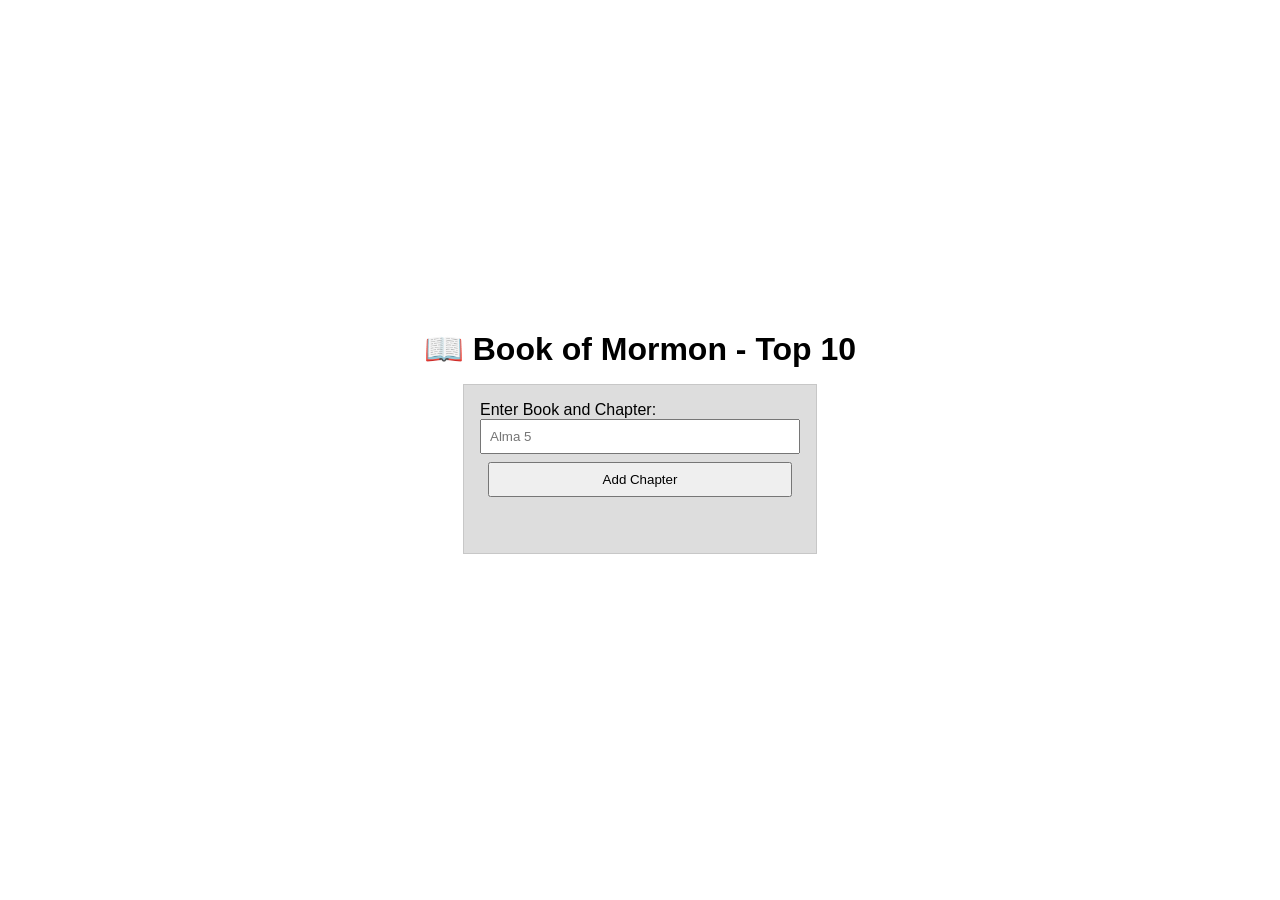
<file: week02/bom.html>
<!DOCTYPE html>
<html lang="en">
<head>
    <meta charset="UTF-8">
    <meta name="viewport" content="width=device-width, initial-scale=1.0">
    <title>Document</title>
    <link rel="stylesheet" href="styles/bom.css">
</head>
<body>
    <h1>📖 Book of Mormon - Top 10</h1>
    <main>
        <label for="favchap">Enter Book and Chapter: </label>
        <input type="text" id="favchap" placeholder="Alma 5">
        <button type="submit">Add Chapter</button>
        <ul id="list"></ul>
        <script src="scripts/bom.js"></script>
    </main>
</body>
</html>
</file>
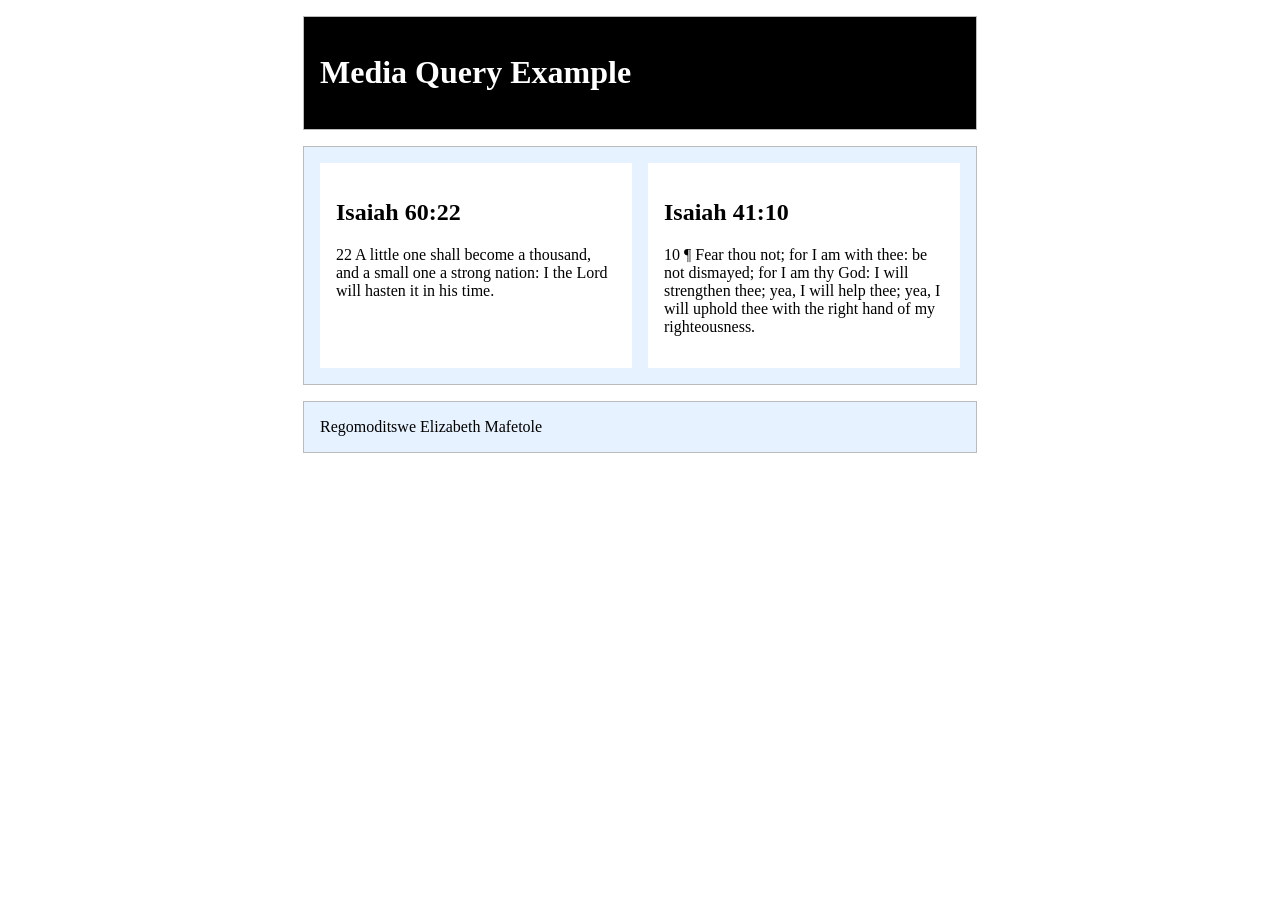
<file: week02/media-query.html>
<!DOCTYPE html>
<html lang="en">
<head>
    <meta charset="UTF-8">
    <meta name="viewport" content="width=device-width, initial-scale=1.0">
    <title>WDD 131 - Media Query Example</title>
    <meta name="description" content="Media query learning activity example page.">
    <meta name="author" content="Regomoditswe Elizabeth Mafetole">
    <link href="https://fonts.googleapis.com/css2?family=Roboto:ital,wght@0,100..900;1,100..900&display=swap"
        rel="stylesheet">
    <link rel="stylesheet" href="media-query.css">
    <link rel="stylesheet" href="media-query-large.css">
</head>
<body>
    <header>
        <h1> Media Query Example</h1>
    </header>
    <main>
        <section>
            <h2>Isaiah 60:22</h2>
            <p>22 A little one shall become a thousand, and a small one a strong nation: I the Lord will hasten it in his time.</p>
        </section>
        <section>
            <h2>Isaiah 41:10</h2>
            <p>10 ¶ Fear thou not; for I am with thee: be not dismayed; for I am thy God: I will strengthen thee; yea, I will help
            thee; yea, I will uphold thee with the right hand of my righteousness.</p>
        </section>
    </main>
    <footer>Regomoditswe Elizabeth Mafetole</footer>

</body>
</html>
</file>
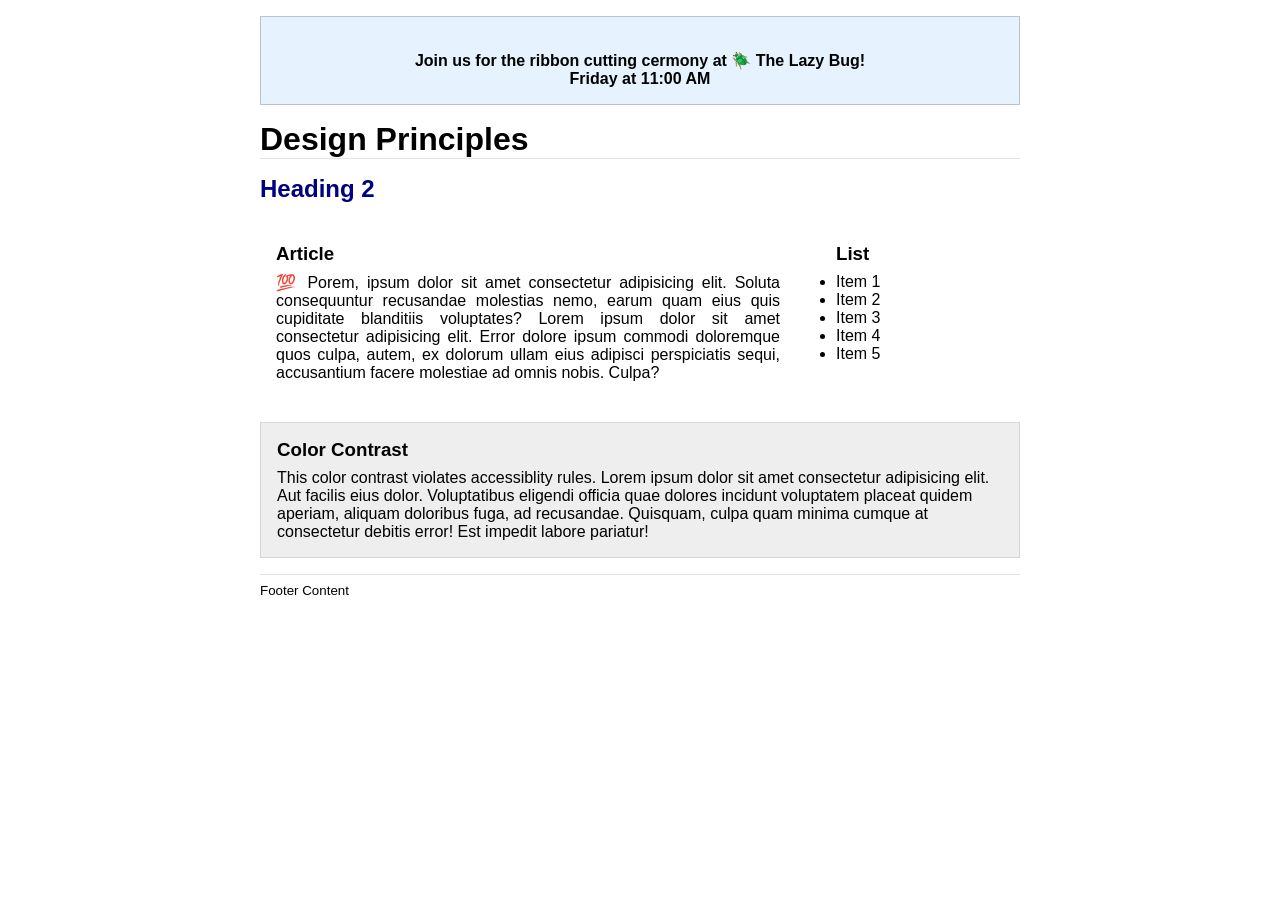
<file: week03/design.html>
<!DOCTYPE html>
<html lang="en">
<head>
    <meta charset="UTF-8">
    <meta name="viewport" content="width=device-width, initial-scale=1.0">
    <title>Document</title>
    <link rel="stylesheet" href="design.css">
</head>
<body>
<header>
    <div class="banner" behavior="alternate" direction="right"><br>Join us for the ribbon cutting cermony at 🪲 The Lazy
        Bug!<br>Friday at 11:00 AM</div>
    <h1>Design Principles</h1>
</header>
<main>
    <h2>Heading 2</h2>
    <section>
        <h3>Article</h3>
        <article>
            <p>💯 Porem, ipsum dolor sit amet consectetur adipisicing elit. Soluta consequuntur recusandae molestias
                nemo, earum quam eius quis cupiditate blanditiis voluptates? Lorem ipsum dolor sit amet consectetur
                adipisicing elit. Error dolore ipsum commodi doloremque quos culpa, autem, ex dolorum ullam eius
                adipisci perspiciatis sequi, accusantium facere molestiae ad omnis nobis. Culpa?</p>
        </article>
    </section>
    <section>
        <h3>List</h3>
        <ul>
            <li>Item 1</li>
            <li>Item 2</li>
            <li>Item 3</li>
            <li>Item 4</li>
            <li>Item 5</li>
        </ul>
    </section>
    <div class="callout">
        <h3>Color Contrast</h3>
        <p>This color contrast violates accessiblity rules. Lorem ipsum dolor sit amet consectetur adipisicing elit. Aut
            facilis eius dolor. Voluptatibus eligendi officia quae dolores incidunt voluptatem placeat quidem aperiam,
            aliquam doloribus fuga, ad recusandae. Quisquam, culpa quam minima cumque at consectetur debitis error! Est
            impedit labore pariatur!</p>
    </div>
</main>
<footer>
    Footer Content
</footer>
</body>
</html>
</file>
<file: styles/base.css>
* {
    margin: 0;
    padding: 0;
    box-sizing: border-box;
}

:root {
    --body-font: 'Roboto', sans-serif;
    --primary-color: #E8B5BC;
    --secondary-color: #f5f5f5;
    --background-color: #F0E7DA;
    --text-color: #444;
    --border-color: #bb9bb2;
}

.course-title {
    font-weight: 700;
    display: block;
    text-align: center;
    background-color: var(--text-color);
    color: white;
    border-radius: 6px;
    padding: 20px;
}

nav {
    display: flex;
    justify-content: center;
    flex-wrap: wrap;
    gap: 2rem;
    padding: 10px;
    background-color: var(--border-color);
    border-radius: 6px;
    transition: all 0.2s ease;
    margin-top: 10px;
}

nav a {
    color: var(--text-color);
    text-decoration: none;
    font-weight: 600;
    padding: 6px 12px;
}

nav a:hover {
    background-color: var(--secondary-color);
    border-radius: 4px;
    transform: translateY(2px);
    cursor: default;
}

body {
    font-family: var(--body-font);
    font-weight: 400;
    background-color: var(--background-color);
    color: var(--text-color);
    line-height: 1.6;
    
}

header {
    max-width: 1000px;
    margin: 0 auto;
    padding: 1rem;
    text-align: center
}

main {
    max-width: 1000px;
    margin: 2rem auto;
    padding: 0 1rem;
}

h1 {
    text-align: center;
    font-weight: 400;
    margin-top: 1.5rem;
}

.main-grid {
    display: flex;
    gap: 1.5rem;
}

.About-me {
    flex: 2;
}

.card {
    background-color: var(--background-color);
    padding: 1.5rem;
    border-radius: 6px;
    border: 1px solid var(--border-color);

}

.About-me h2, .Resources h2 {
    background-color: var(--border-color);
    text-align: center;
    border-radius: 6px;
    padding: 8px;
    margin-bottom: 15px;
    font-size: 1.25rem;
}

.About-me img {
    width: 180px;
    border-radius: 6px;
    float: right;
    margin: 0 0 15px 15px;
}

.South Africa h3 {
    text-align: center;
    border-bottom: 2px solid #000;
    padding-bottom: 5px;
    margin: 20px 0;
    font-weight: 700;
}

.country {
    display: grid;
    grid-template-columns: 1fr 2fr;
    gap: 20px;
    align-items: start;
    margin-top: 10px;
}

.country figure {
    width: 100%;
}

.country img {
    width: 100%;
    height: auto;
    border-radius: 6px;
    box-shadow: 0 2px 5px rgba(0, 0, 0);
}

.country figcaption {
    font-size: 0.9rem;
    text-align: center;
    font-style: italic;
    margin-top: 5px;
}

.Resources ul {
    list-style-type: disc;
    padding-left: 25px;
}

.Resources  {
    flex: 1;
}

.Resources li {
    margin-bottom: 0.75rem;
}

.Resources a {
    font-weight: 600;
    color: var(--text-color);
    text-decoration: underline;
}

footer {
    max-width: 1000px;
    margin: 2rem auto 1rem auto;
    padding: 1.5rem;
    text-align: center;
    background-color: var(--primary-color);
    color: var(--white-color);
    border-radius: 6px;
}

footer p {
    margin: 5px 0;
}

@media (max-width: 768px) {
    .main-grid {
        flex-direction: column;
    }

    .About-Me img {
        width: 100%;
        max-width: 300px;
        float: none;
        margin: 0 auto 15px auto;
        display: block;
    }

    .country {
        grid-template-columns: 1fr;
        justify-items: center;
        text-align: center;
    }

    nav {
        flex-direction: column;
        gap: 0.5rem;
    }
}
</file>
<file: styles/form.css>
:root {
    --primary-color: #18395d;
    --secondary-color: #f8fafc;
    --tertiary-color: #718096;
    --card: ;
    --font-family: system-ui, -apple-system, BlinkMacSystemFont, 'Segoe UI', Roboto, Oxygen, Ubuntu, Cantarell, 'Open Sans', 'Helvetica Neue', sans-serif;
    --text-color: #1a202c;
    --border: #e2e8f0;
}

* {
    margin: 0;
    padding-bottom: 0;
    box-sizing: border-box;
}

h1 {
    background-color: var(--primary-color);
    color: white;
    padding: 15px;
    text-align: center;
    font-size: 2rem;
}

body {
    display: flex;
    flex-direction: column;
    font-family: var(--font-family);
    background-color: var(--secondary-color);
    color: var(--text-color);
    align-items: center;
    padding: 20px;
}

.product-review {
    width: 100%;
    max-width: 500px;
    border: 1px;
}

form {
    padding: 20px;
}

label {
    display: block;
    font-weight: bold;
    margin: 15px 0 5px 0;
}

.ratings container {
    display: flex;
    justify-content: space-between;
    padding: 15px 0;
}

.ratings {
    display: flex;
    flex-direction: row;
    justify-content: center;
    text-align: center;
    gap: 10px;
}

.ratings label {
    margin: 0;
    cursor: pointer;
    text-align: center;
}

.check-box {
    display: flex;
    flex-direction: row;
    justify-content: flex-start;
    align-items: center;
    gap: 10px;
    margin-bottom: 15px;
}

.check-box label {
    margin: 0;
}

.submit-btn {
    width: 100%;
    padding: 12px;
    background-color: #f0f0f0;
    border: 1px solid #666;
    font-size: 1.1rem;
    font-weight: bold;
    cursor: pointer;
    margin-top: 10px;
}

.required {
    color: black;
    font-family:'Times New Roman', Times, serif;
}



select, input[type="date"], input, textarea {
    width: 100%;
    padding: 8px;
    border: 1px solid #ccc;
    margin-bottom: 5px;
}

input[type="radio"], input[type="checkbox"] {
    width: 1.2rem;
    height: 1.2rem;
    cursor: pointer;
}

.submit-btn:hover {
    background-color: #5172a6;
    color: white;
    cursor: pointer;
    transition: 0.3s;
}

footer {
    text-align: center;
    padding: 20px;
    color: white;
    margin-top: 10px;
    background-color: var(--primary-color);
}

footer p {
    margin-bottom: 5px;
}
</file>
<file: styles/form-large.css>
@media(max-width: 480px) {
    .product-review{
        width: 100%;
        border: none;
    }

    .rating {
        flex-wrap: wrap;
        justify-content: center;
        gap: 10px;
    }
}
</file>
<file: styles/place.css>
:root {
    --primary-color: #002395;
    --secondary-color: #ED2939;
    --tertiary-color: #FFCE00;

    --light-bg: #f5f5f5;
    --text-dark: #222222;
    --text-light: #444444;
    --white: #ffffff;
    --black: #000000;
    
    --background-color: rgba(255, 255, 255, 0.9);
    --shadow-dark: rgba(0, 0, 0, 0.25);
}

* {
    margin: 0;
    padding: 0;
    box-sizing: border-box;
}

body {
    font-family:'Lucida Sans', 'Lucida Sans Regular', 'Lucida Grande', 'Lucida Sans Unicode', Geneva, Verdana, sans-serif;
    background-color: var(--light-bg);
    color: var(--text-dark);
}

.main-header {
    background-color: var(--primary-color);
    color: var(--white);
    text-align: center;
    padding: 15px 0;
    border-bottom: 8px solid var(--tertiary-color);
}

.hero-image img {
    width: 100%;
    height: auto;
    display: block;
}

.country-data {
    padding: 40px 20px;
    text-align: center;
}

.country-title {
    font-size: 2rem;
    margin-bottom: 25px;
    font-weight: 700;
    border-left: 6px solid var(--accent-color);
    padding-left: 10px;
}

.country-body {
    display: grid;
    grid-template-columns: 1fr 1fr;
    column-gap: 10px;
    row-gap: 10px;
    max-width: 300px;
    margin: 0 auto;
    padding-top: 20px;
}

.country-body strong {
    text-align: right;
    color: var(--black);
}

.country-body span {
    text-align: left;
    color: var(--text-light);
}

.weather {
    padding: 40px 20px;
    text-align: center;
}

.weather-title {
    font-size: 2rem;
    margin-bottom: 25px;
    font-weight: 700;
    border-left: 6px solid var(--accent-color);
    padding-left: 10px;
}

.weather-body {
    display: grid;
    grid-template-columns: 1fr 1fr;
    column-gap: 10px;
    row-gap: 10px;
    max-width: 300px;
    margin: 0 auto;
    padding-top: 20px;
}

.weather-body strong {
    text-align: right;
    color: var(--black);
}

.weather-body span {
    text-align: left;
    color: var(--text-light);
}

footer {
    background-color: var(--primary-color);
    color: var(--white);
    text-align: center;
    padding: 20px;
    font-size: 0.8rem;
}
</file>
<file: styles/place-large.css>
@media (min-width: 1024px) {
    body {
        background-color: var(--primary-color);
        min-height: 100vh;
        overflow-x: hidden;
    }

    .content-wrapper {
        position: relative;
        min-height: calc(100vh - 135px);
    }

    .weather-icon {
        display: none;
    }

    .hero-image {
        height: 100%;
    }

    .hero-image img {
        width: 100%;
        height: 100%;
        object-fit: cover;
    }

    .country {
        position: absolute;
        background-color: var(--bg-overlay);
        padding: 50px 20px 20px;
        text-align: left;
        box-shadow: 0 10px 30px var(--shadow-dark);
    }

    .country-data {
        position: absolute;
        top: -15px;
        left: -15px;
        color: var(--white);
        padding: 10px 30px;
        width: 80%;
        margin-bottom: 0;
        border-left: none;
    }

    .country-data {
        top: 50px;
        left: 50px;
        width: 350px;
    }

    .weather {
        bottom: 50px;
        right: 50px;
        width: 300px;
    }

    .weather-section .country-title::after {
        display: inline-block;
        padding-left: 20px;
        content: "☀️";
    }
}
</file>
<file: styles/temples.css>
:root {
    --body-font: 'Roboto', sans-serif;
    --primary-color: #003B5C;
    --secondary-color: #333333;
    --background-color: #F0F4F8;
    --card-background: #FFFFFF;
    --accent-color: #01bfff;
}

* {
    margin: 0;
    padding: 0;
    box-sizing: border-box;
}

body {
    font-family: Arial, Helvetica, sans-serif;
}

header {
    background-color: var(--background-color);
    display: grid;
    grid-gap: 1rem;
    padding: 20px;
    border: 1px solid rgba(0, 0, 0, 0.1);
    box-shadow: 0 0 30px #d0cdcd;
}

.top-bar {
    display: flex;
    justify-content: space-between;
    align-items: center;
    padding: 1rem;
}

.site-name {
    font-size: 2rem;
    font-weight: 700;
}

#menu {
    font-size: 2rem;
    background: none;
    border: none;
    cursor: pointer;
}

header,
main,
footer {
    max-width: 640px;
    margin: 1rem auto;
    border: var(--card-background);
    padding: 1rem;
    background-color: var(--background-color);
}

.navigation {
    list-style: none;
    display: none;
    flex-direction: column;
    text-align: center;
}

.navigation a {
    display: block;
    padding: 1rem;
    text-decoration: none;
    color: var(--text-color);
    font-weight: 700;
}

nav {
    display: flex;
    flex-direction: column;
}

.navigation.open {
    display: flex;
}

.navigation li {
    border-top: 1px solid black;
}

.navigation a:hover {
    background-color: white;
    color: var(--primary-color);
}

.active {
    color: rgb(0, 246, 0);
}

main h1 {
    text-align: center;
    font-size: 2rem;
    margin-bottom: 1.5rem;
}

main {
    max-width: 800px;
    margin: 0 auto;
}

.container {
    display: grid;
    grid-template-columns: repeat(auto-fit, minmax(200px, 1fr));
    grid-gap: 25px;
    place-items: center;
}

footer {
    max-width: 1000px;
    margin: 2rem auto 1rem auto;
    padding: 1.5rem;
    text-align: center;
    background-color: var(--background-color);
    border-radius: 6px;
}
    
footer p {
    margin: 5px 0;
}
</file>
<file: styles/temples-large.css>
@media (min-width: 740px) {
    #menu {
        display: none;
    }

    .top-bar {
        padding: 1rem 1.5rem;
    }
    
    header {
        display: grid;
        align-items: center;
        grid-template-columns: auto 1fr;
    }

    nav {
        display: flex;
        justify-content: flex-end;
        padding-right: 1rem;
    }

    .navigation {
        display: flex;
        flex-direction: row;
        justify-content: flex-end;
        gap: 1.5rem;
    }

        .navigation li {
            border-top: none;
        }
    
        .navigation a {
            padding: 1rem 0.5rem;
        }
    
        main {
            display: grid;
            gap: 1.5rem;
            align-items: start;
        }
    
        main h1 {
            grid-column: 1 / -1;
            margin-bottom: 0.5rem;
        }
    
        figure {
            margin-bottom: 0;
        }
    
        figure img {
            max-width: 100%;
        }
}
</file>
<file: project/project.css>
:root {
    --body-font: 'Roboto', sans-serif;
    --primary-color: #4A5D23; /*Header, footer, and section divider*/
    --secondary-color: #2B2D2F; /* text*/
    --tertiary-color: #D4A373; /* hover, borders and image overlays*/
    --background-color: #F5EBE0; /*Main page body */
    --accent-color: #A65E2E; /*Buttons*/
    --color: #ffffff;
    --font-family: 'Trebuchet MS', 'Lucida Sans Unicode', 'Lucida Grande', 'Lucida Sans', Arial, sans-serif; /*Logo name*/
    --font-family2: system-ui, -apple-system, BlinkMacSystemFont, 'Segoe UI', Roboto, Oxygen, Ubuntu, Cantarell, 'Open Sans', 'Helvetica Neue', sans-serif; /* body fonts*/
    --font-family3: 'Times New Roman', Times, serif; /* footer text*/
}

* {
    margin: 0;
    padding: 0;
    box-sizing: border-box;
}
</file>
<file: project/project-large.css>
@media (min-width: 1080px) {

    .hero-image {
        height: 100%;
    }

    .hero-image img {
        width: 100%;
        height: 100%;
        object-fit: cover;
    }
}
</file>
<file: project/rate.css>
:root {
    --body-font: 'Roboto', sans-serif;
    --primary-color: #4A5D23; /*body, and section divider*/
    --secondary-color: #2B2D2F; /* text*/
    --tertiary-color: #D4A373; /* hover, borders and image overlays*/
    --background-color: #F5EBE0; /*Main page body */
    --accent-color: #A65E2E; /*Buttons*/
    --color: #ffffff; /*header and footer text*/
    --font-family: 'Trebuchet MS', 'Lucida Sans Unicode', 'Lucida Grande', 'Lucida Sans', Arial, sans-serif; /*Logo name*/
    --font-family2: system-ui, -apple-system, BlinkMacSystemFont, 'Segoe UI', Roboto, Oxygen, Ubuntu, Cantarell, 'Open Sans', 'Helvetica Neue', sans-serif; /* body fonts*/
    --font-family3: 'Times New Roman', Times, serif; /* footer text*/
}

* {
    margin: 0;
    padding: 0;
    box-sizing: border-box;
}

body {
    font-family: var(--font-family2);
    background-color: var(--background-color);
    color: var(--secondary-color);
    line-height: 1.6;
}

header,
footer {
    text-align: center;
    background-color: var(--primary-color);
    padding: 1.5rem;
    color: var(--color);
}

header {
    font-family: var(--font-family);
    font-size: 1.4rem;
    margin-top: 0.5rem;
}

/*Rate page CSS*/

.header-container {
    display: flex;
    justify-content: space-between;
    max-width: 700px;
    margin: 0 auto;
    text-align: center;
}

.header-title {
    font-weight: 600;
    color: white;
    margin: 0;
    letter-spacing: 1px;
}

h1,h2,h3,.btn {
    font-family: var(--font-family);
}

h2 {
    font-size: 1.6rem;
    font-weight: 700;
    color: var(--secondary-color);
    margin-bottom: 0.5rem;
    text-align: center;
    border-left: none;
    padding-left: 0;
}

.subtitle {
    text-align: center;
    color: var(--secondary-color);
    margin-bottom: 2rem;
    font-size: 0.95rem;
}

.container {
    max-width: 700px;
    margin: 2rem auto;
    padding: 0 1.5rem;
    flex: 1;
}

.form-card {
    background: var(--color);
    border-radius: 1.5rem;
    box-shadow: 0 20px 40px var(--tertiary-color);
    overflow: hidden;
    padding: 2rem;
}

.form-group {
    margin-bottom: 1.8rem;
}

label {
    display: block;
    font-weight: 600;
    color: var(--secondary-color);
    margin-bottom: 0.5rem;
    font-size: 0.95rem;
}

.required-label::after {
    content: " *";
    color: #e74c3c;
    font-weight: bold;
}

/* Select and Input Styles */
select,
input[type="text"],
textarea {
    width: 100%;
    padding: 0.8rem 1rem;
    border: 2px solid #e0daf5;
    border-radius: 0.8rem;
    font-family: var(--font-family2);
    font-size: 1rem;
    transition: all 0.3s ease;
    background-color: #F9F9FF;
}

select:focus,
input:focus,
textarea:focus {
    outline: none;
    border-color: var(--tertiary-color);
    box-shadow: 0 0 0 3px rgba(82, 79, 129, 0.1);
}

.rating-simple {
    display: flex;
    gap: 1.2rem;
    flex-wrap: wrap;
    align-items: center;
}

.rating-item {
    display: inline-flex;
    align-items: center;
    gap: 0.3rem;
}

.rating-item input {
    width: auto;
    margin: 0;
    cursor: pointer;
}

.rating-item label {
    margin-bottom: 0;
    font-weight: normal;
    cursor: pointer;
    color: var(--secondary-color);
    font-size: 0.9rem;
}

textarea {
    resize: vertical;
    min-height: 100px;
}

.submit-btn {
    background: #D5946B;
    color: #000000;
    border: none;
    padding: 0.9rem 2rem;
    font-size: 1rem;
    font-weight: 600;
    border-radius: 2rem;
    cursor: pointer;
    width: 100%;
    transition: all 0.3s ease;
    font-family: var(--font-family3);
    margin-top: 0.5rem;
}

.submit-btn:hover {
    background: var(--tertiary-color);
    transform: translateY(-2px);
    box-shadow: 0 5px 15px var(--tertiary-color);
}


footer {
    background-color: #C1D1B6;
    color: #000000;
    text-align: center;
    padding: 1.2rem;
    margin-top: 2rem;
}

footer p {
    font-size: 0.8rem;
    opacity: 0.9;
}


@media (max-width: 600px) {
    .container {
        margin: 1rem auto;
        padding: 0 1rem;
    }

    .form-card {
        padding: 1.2rem;
    }

    h2 {
        font-size: 1.3rem;
    }

    .header-title {
        font-size: 1.1rem;
    }

    .rating-simple {
        gap: 0.6rem;
    }

    .rating-item label {
        font-size: 0.8rem;
    }
}

:focus-visible {
    outline: 3px solid var(--tertiary-color);
    outline-offset: 2px;
}
</file>
<file: project/review.css>
:root {
    --body-font: 'Roboto', sans-serif;
    --primary-color: #4A5D23; /*body, and section divider*/
    --secondary-color: #2B2D2F; /* text*/
    --tertiary-color: #D4A373; /* hover, borders and image overlays*/
    --background-color: #F5EBE0; /*Main page body */
    --accent-color: #A65E2E; /*Buttons*/
    --color: #ffffff; /*header and footer text*/
    --font-family: 'Trebuchet MS', 'Lucida Sans Unicode', 'Lucida Grande', 'Lucida Sans', Arial, sans-serif; /*Logo name*/
    --font-family2: system-ui, -apple-system, BlinkMacSystemFont, 'Segoe UI', Roboto, Oxygen, Ubuntu, Cantarell, 'Open Sans', 'Helvetica Neue', sans-serif; /* body fonts*/
    --font-family3: 'Times New Roman', Times, serif; /* footer text*/
}

* {
    margin: 0;
    padding: 0;
    box-sizing: border-box;
}

body {
    font-family: var(--font-family2);
    background-color: var(--background-color);
    color: var(--secondary-color);
    line-height: 1.6;
}

header,
footer {
    text-align: center;
    background-color: var(--primary-color);
    padding: 1.5rem;
    color: var(--color);
}

header {
    font-family: var(--font-family);
    font-size: 1.4rem;
    margin-top: 0.5rem;
}

.review-card {
    text-align: center;
    padding: 2rem;
}

.review-card .success-icon {
    font-size: 4rem;
    margin-bottom: 1rem;
}

.review-stats {
    background: var(--color);
    padding: 1.2rem;
    border-radius: 1rem;
    margin: 1.5rem 0;
    text-align: center;
}

.review-stats .counter {
    font-size: 2.5rem;
    font-weight: 800;
    color: var(--secondary-color);
}

.btn-back {
    display: inline-block;
    background: #D5946B;
    color: #000000;
    text-decoration: none;
    padding: 0.7rem 1.5rem;
    border-radius: 2rem;
    font-weight: 600;
    margin-top: 1rem;
    transition: all 0.3s;
    font-family: var(--font-family);
}

.btn-back:hover {
    background: var(--tertiary-color);
    transform: translateY(-2px);
}

footer {
    background-color: #799b62;
    color: #000000;
}

/* Responsive */
@media (max-width: 600px) {
    .container {
        margin: 1rem auto;
        padding: 0 1rem;
    }

    .form-card {
        padding: 1.2rem;
    }

    h2 {
        font-size: 1.3rem;
    }

    .header-title {
        font-size: 1.1rem;
    }

    .rating-simple {
        gap: 0.6rem;
    }

    .rating-item label {
        font-size: 0.8rem;
    }
}
</file>
<file: project/siteplan.css>
:root {
    --body-font: 'Roboto', sans-serif;
    --primary-color: #4A5D23; /*Header, footer, and section divider*/
    --secondary-color: #2B2D2F; /* text*/
    --tertiary-color: #D4A373; /* hover, borders and image overlays*/
    --background-color: #F5EBE0; /*Main page body */
    --accent-color: #A65E2E; /*Buttons*/
    --color: #ffffff;
    --font-family:'Trebuchet MS', 'Lucida Sans Unicode', 'Lucida Grande', 'Lucida Sans', Arial, sans-serif; /*Logo name*/
    --font-family2: system-ui, -apple-system, BlinkMacSystemFont, 'Segoe UI', Roboto, Oxygen, Ubuntu, Cantarell, 'Open Sans', 'Helvetica Neue', sans-serif;
    --font-family3: 'Times New Roman', Times, serif;
}

* {
    margin: 0;
    padding: 0;
    box-sizing: border-box;
}

body {
    font-family: var(--font-family2);
    background-color: var(--background-color);
    color: var(--secondary-color);
    line-height: 1.6;
}

header, footer {
    text-align: center;
    background-color: var(--primary-color);
    padding: 1.5rem;
}

header h1 {
    font-family: var(--font-family);
    margin: 0;
    color: var(--secondary-color);
}

.logo-name {
    font-family: var(--font-family);
    font-size: 1.4rem;
    margin-top: 0.5rem;
    color: var(--accent-color);
}

main {
    max-width: 900px;
    margin: 0 auto;
    padding: 1rem;
}

section {
    background-color: #ffffff;
    margin: 1rem 0;
    padding: 1.25rem;
    border-left: 8px solid var(--tertiary-color);
    border-radius: 8px;
}

h2, h3 {
    font-family: var(--font-family);
    color: var(--accent-color);
}

ul {
    padding-left: 1.5rem;
}

.color {
    padding: 1rem;
    margin: 1rem 0;
    border-radius: 6px;
    border: 1px solid #ccc;
}

.aloe-green {
    background-color: var(--primary-color);
}

.charcoal-black {
    background-color: var(--secondary-color);
    color: #ffffff;
}

.amber {
    background-color: var(--tertiary-color);
}

.almond {
    background-color: var(--background-color);
}

.copper {
    background-color: var(--accent-color);
}

.wireframe {
    border: 2px dashed var(--accent-color);
    padding: 1rem;
    background-color: #fafafa;
}

.wireframe p {
    margin: 0.5rem 0;
    padding: 0.75rem;
    background-color: var(--primary-color);
    text-align: center;
    border-radius: 4px;
}

footer p {
    margin: 0;
}
</file>
<file: project/siteplan-large.css>
@media screen and (min-width: 768px) {
    .desktop-wireframe {
        display: grid;
        gap: 0.75rem
    }
}
</file>
<file: week02/styles/bom.css>
* {
    margin: 0;
    padding: 0;
}

body {
    height: 100vh;
    display: flex;
    flex-direction: column;
    align-items: center;
    justify-content: center;
    font-family: Acme, Arial, sans-serif;
}

h1 {
    font-size: 1.5rem;
}

main {
    margin: 1rem auto;
    border: 1px solid rgb(0 0 0 / 0.1);
    padding: 1rem;
    background-color: #ddd;
    display: flex;
    flex-direction: column;
}

input,
button {
    padding: 0.5rem;
}

button {
    margin: 0.5rem;
}

.delete {
    width: fit-content;
}

.input {
    display: flex;
    gap: 1rem;
}

.list {
    padding: 0.5rem;
}

ul {
    margin: 1rem;
    list-style: none;
}

li {
    display: flex;
    align-items: center;
    justify-content: space-between;
}

@media only screen and (min-width: 32.5em) {
    h1 {
        font-size: 2rem;
    }

    main {
        width: 320px;
    }
}
</file>
<file: week02/media-query.css>
body {
    font-style: 'Roboto' sans-serif;
}

header, main, footer {
    max-width: 640px;
    margin: 1rem auto;
    border: 1px solid #bbb;
    padding: 1rem;
    background-color: #e6f2ff;
}

main {
    display: grid;
    grid-template-columns: 1fr;
    grid-gap: 1rem;
}

section {
    padding: 1rem;
    background-color: #fff;
}
</file>
<file: week02/media-query-large.css>
@media screen and (min-width: 500px) {
    header {
        background-color: #000;
        color: #fff;
    }

    main {
        grid-template-columns: 1fr 1fr;
    }
}
</file>
<file: week03/design.css>
* {
    box-sizing: border-box;
    margin: 0;
    padding: 0;
}

body {
    font-family: Roboto, helvetica, sans-serif;
    margin: 1rem;
}

header,
main,
footer {
    max-width: 760px;
    margin: 0 auto;
}

h1 {
    border-bottom: 1px solid rgba(0, 0, 0, 0.1);
    margin: 1rem 0;
}

main {
    display: grid;
    grid-template-columns: 1fr 200px;
    grid-gap: 1.5rem;
}

section {
    padding: 1rem;
}

h2 {
    color: navy;
    grid-column: 1/3;
}

h3 {
    margin-bottom: 0.5rem;
}

article p {
    text-align: justify;
}

footer {
    margin-top: 1rem;
    border-top: 1px solid rgba(0, 0, 0, 0.1);
    font-size: smaller;
    padding: 0.5rem 0;
}

.banner {
    border: 1px solid rgb(0 0 0 / 0.2);
    padding: 1rem;
    background-color: rgb(230 243 254 / 1);
    font-weight: 700;
    word-break: break-word;
    text-align: center;
}

.callout {
    border: 1px solid rgb(0 0 0 / 0.1);
    color: #000;
    background-color: #eee;
    grid-column: 1/3;
    padding: 1rem;
}
</file>
